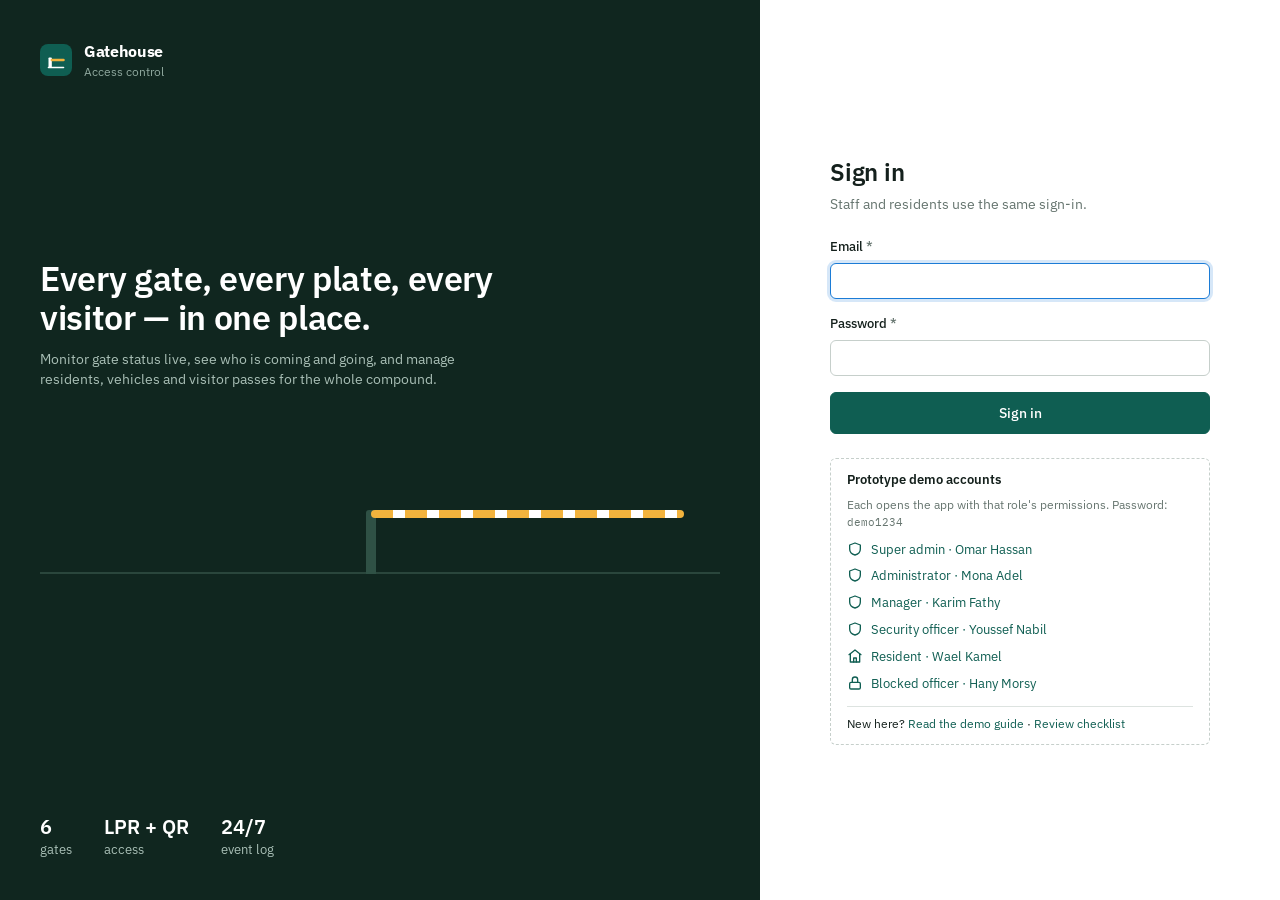
<file: index.html>
<!doctype html>
<html lang="en">
  <head>
    <meta charset="UTF-8" />
    <meta name="viewport" content="width=device-width, initial-scale=1" />
    <meta name="theme-color" content="#f3f5f4" />
    <title>Gatehouse</title>
    <link rel="icon" href="data:image/svg+xml,%3Csvg xmlns='http://www.w3.org/2000/svg' viewBox='0 0 24 24'%3E%3Crect width='24' height='24' rx='5' fill='%230f5e52'/%3E%3Crect x='4' y='9' width='3.5' height='11' rx='1' fill='white'/%3E%3Cpath d='M7.5 12h12' stroke='%23f2b33d' stroke-width='2.6' stroke-linecap='round'/%3E%3C/svg%3E" />
    <link rel="preconnect" href="https://fonts.googleapis.com" />
    <link rel="preconnect" href="https://fonts.gstatic.com" crossorigin />
    <link href="https://fonts.googleapis.com/css2?family=IBM+Plex+Mono:wght@500;600&family=IBM+Plex+Sans+Arabic:wght@400;500;600&family=IBM+Plex+Sans:wght@400;500;600;700&display=swap" rel="stylesheet" />
    <link rel="stylesheet" href="css/tokens.css" />
    <link rel="stylesheet" href="css/app.css" />
  </head>
  <body>
    <a class="skip" href="#/" onclick="var p=document.getElementById('page');if(p){p.focus();}return false;">Skip to content</a>
    <div id="app"></div>
    <noscript>Gatehouse needs JavaScript enabled.</noscript>

    <!-- Plain scripts (no modules) so the prototype also opens straight from disk. -->
    <script src="js/seed.js"></script>
    <script src="js/auth.js"></script>
    <script src="js/api.js"></script>
    <script src="js/ui.js"></script>
    <script src="js/pages/common.js"></script>
    <script src="js/pages/login.js"></script>
    <script src="js/pages/dashboard.js"></script>
    <script src="js/pages/gates.js"></script>
    <script src="js/pages/activity.js"></script>
    <script src="js/pages/residents.js"></script>
    <script src="js/pages/visitors.js"></script>
    <script src="js/pages/vehicles.js"></script>
    <script src="js/pages/admin.js"></script>
    <script src="js/app.js"></script>
  </body>
</html>
</file>
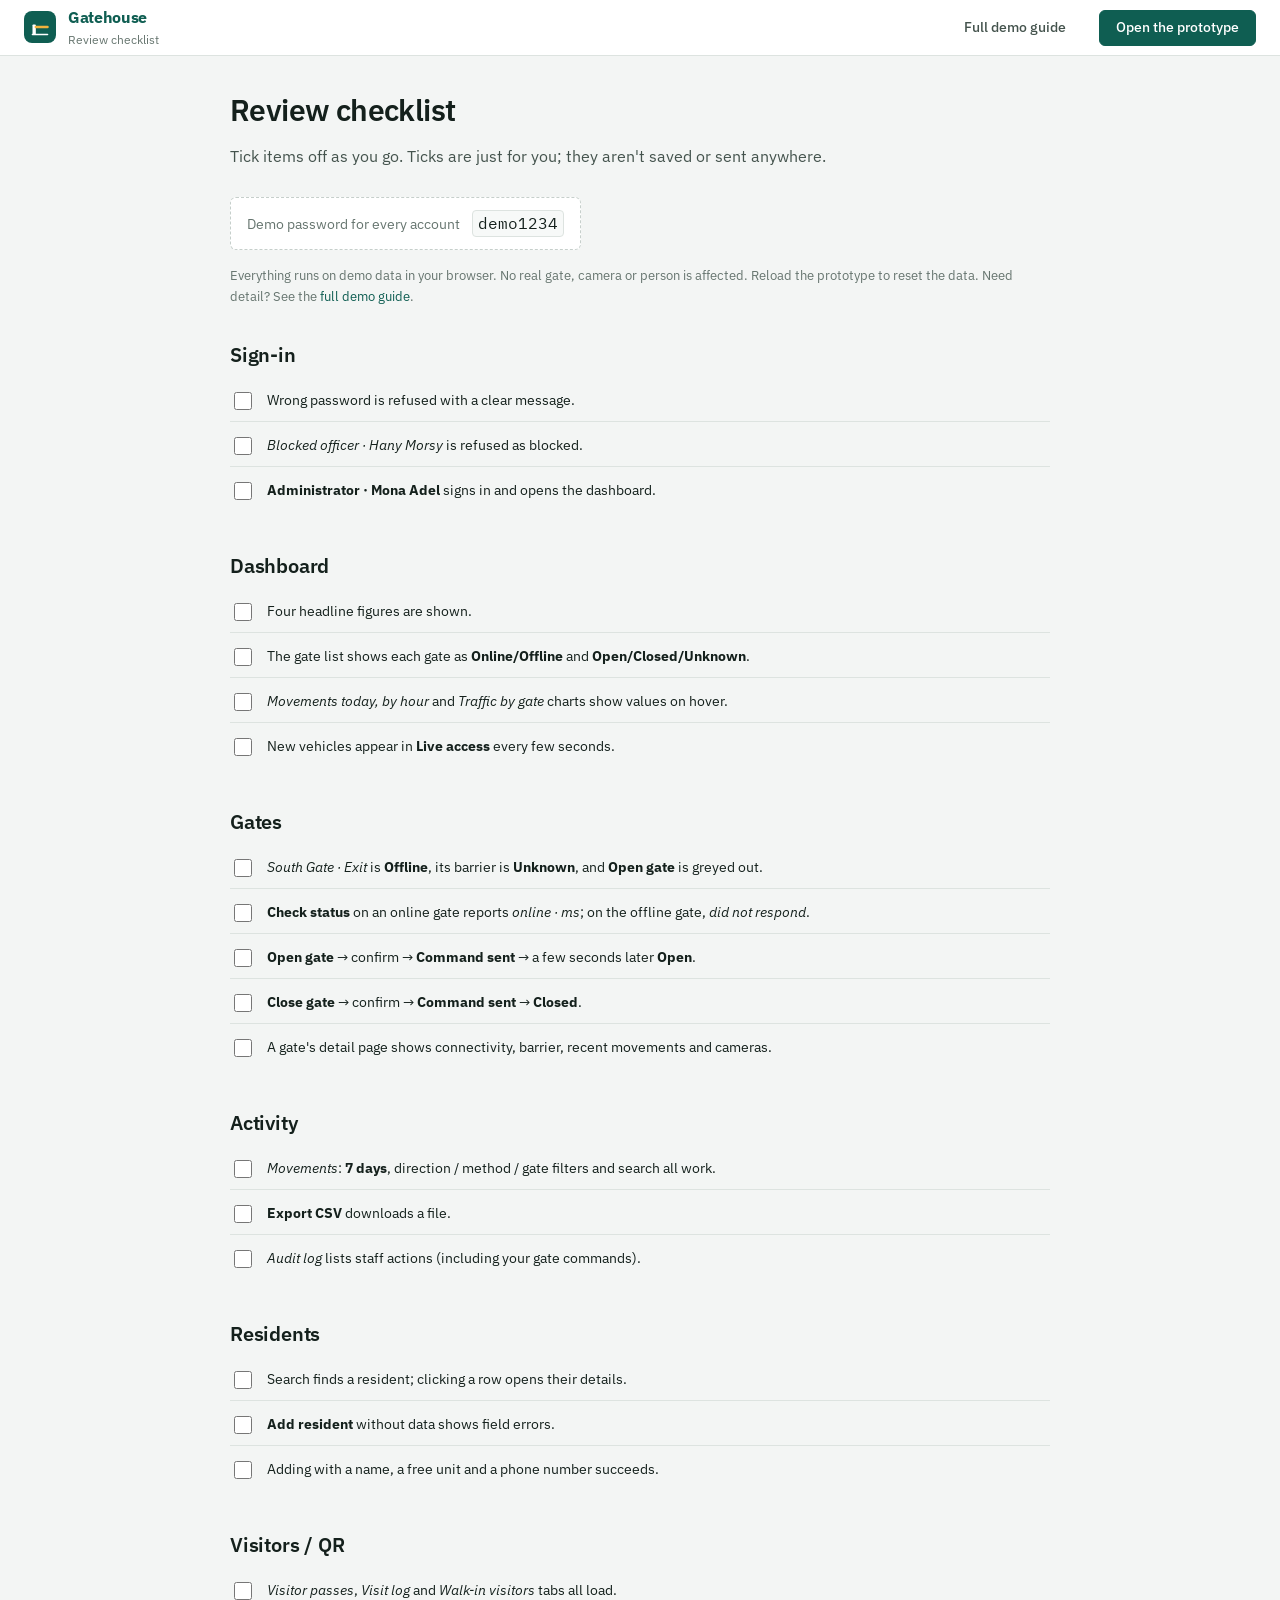
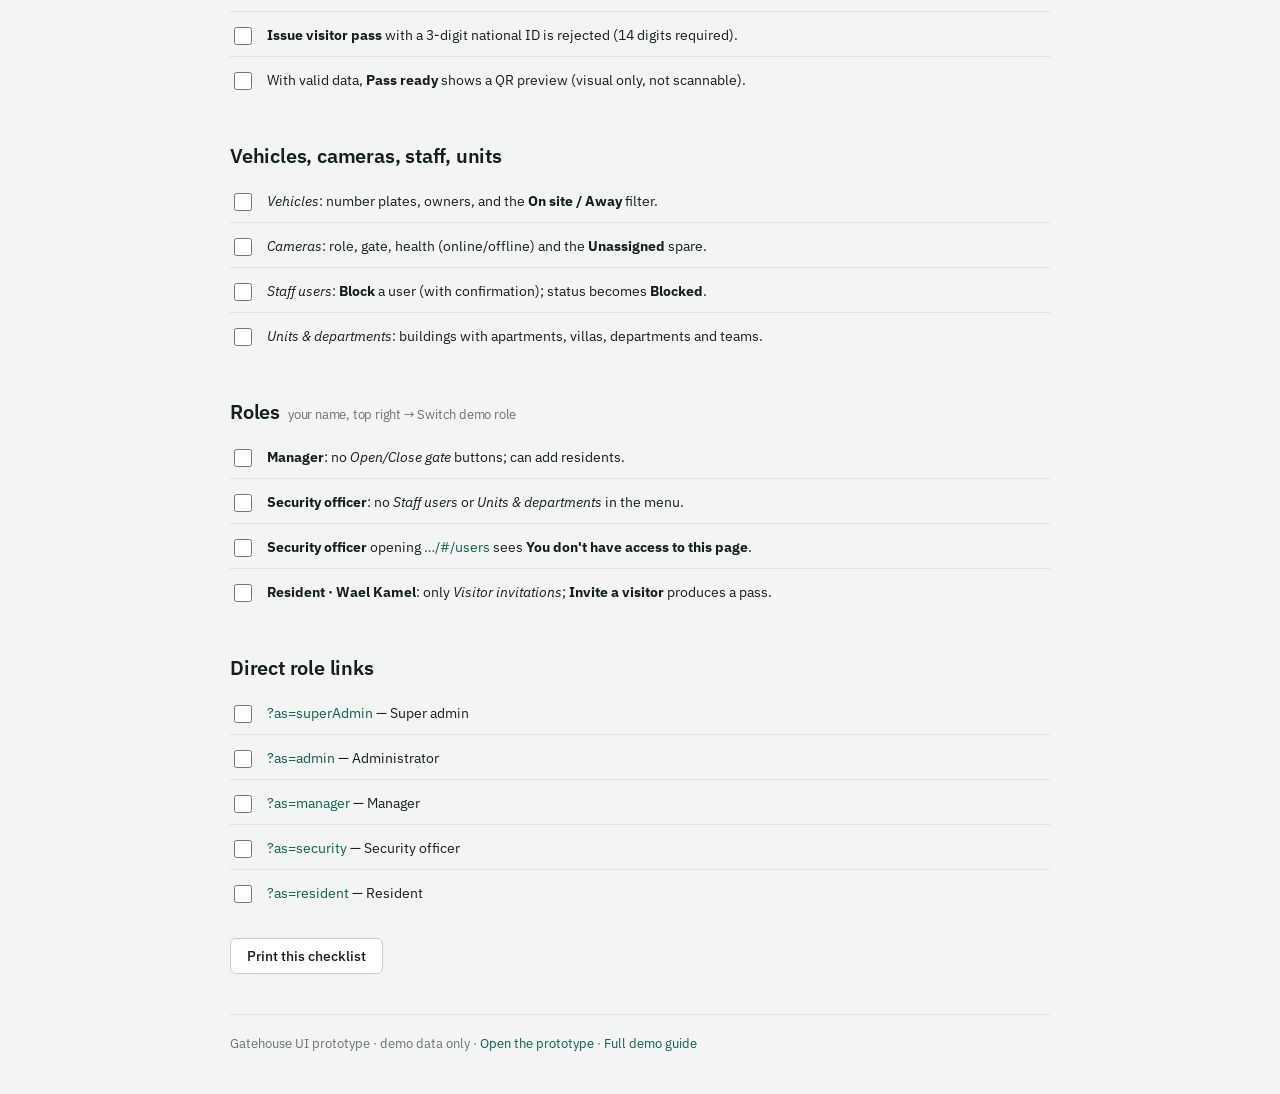
<file: docs/demo-checklist.html>
<!doctype html>
<html lang="en">
<head>
  <meta charset="UTF-8" />
  <meta name="viewport" content="width=device-width, initial-scale=1" />
  <title>Review checklist · Gatehouse prototype</title>
  <meta name="description" content="One-page checklist for reviewing the Gatehouse UI prototype." />
  <link rel="icon" href="data:image/svg+xml,%3Csvg xmlns='http://www.w3.org/2000/svg' viewBox='0 0 24 24'%3E%3Crect width='24' height='24' rx='5' fill='%230f5e52'/%3E%3Crect x='4' y='9' width='3.5' height='11' rx='1' fill='white'/%3E%3Cpath d='M7.5 12h12' stroke='%23f2b33d' stroke-width='2.6' stroke-linecap='round'/%3E%3C/svg%3E" />
  <link rel="preconnect" href="https://fonts.googleapis.com" />
  <link rel="preconnect" href="https://fonts.gstatic.com" crossorigin />
  <link href="https://fonts.googleapis.com/css2?family=IBM+Plex+Mono:wght@500;600&family=IBM+Plex+Sans+Arabic:wght@400;500;600&family=IBM+Plex+Sans:wght@400;500;600;700&display=swap" rel="stylesheet" />
  <link rel="stylesheet" href="../css/tokens.css" />
  <link rel="stylesheet" href="../css/app.css" />
  <link rel="stylesheet" href="docs.css" />
</head>
<body>
  <header class="doc-top">
    <a class="brand" href="../" aria-label="Open the Gatehouse prototype">
      <span class="brand-mark"><svg viewBox="0 0 24 24" width="20" height="20" aria-hidden="true"><rect x="3" y="9" width="4" height="12" rx="1" fill="#fff"/><path d="M7 12h14" stroke="#f2b33d" stroke-width="3" stroke-linecap="round"/><path d="M3 21h18" stroke="#fff" stroke-width="2" stroke-linecap="round"/></svg></span>
      <span><span class="brand-name">Gatehouse</span><br><span class="brand-sub">Review checklist</span></span>
    </a>
    <span class="spacer"></span>
    <a class="btn ghost hide-sm" href="user-guide.html">Full demo guide</a>
    <a class="btn primary" href="../">Open the prototype</a>
  </header>

  <div class="doc-wrap" style="grid-template-columns: minmax(0, 1fr)">
    <main class="doc" style="margin: 0 auto">
      <h1>Review checklist</h1>
      <p class="lede">Tick items off as you go. Ticks are just for you; they aren't saved or sent anywhere.</p>
      <div class="pw"><span class="muted">Demo password for every account</span><code>demo1234</code></div>
      <p class="small muted">Everything runs on demo data in your browser. No real gate, camera or person is affected. Reload the prototype to reset the data. Need detail? See the <a href="user-guide.html">full demo guide</a>.</p>

      <section><h2>Sign-in</h2><ul class="checklist">
        <li><input type="checkbox" id="c1"><label for="c1">Wrong password is refused with a clear message.</label></li>
        <li><input type="checkbox" id="c2"><label for="c2"><i>Blocked officer · Hany Morsy</i> is refused as blocked.</label></li>
        <li><input type="checkbox" id="c3"><label for="c3"><b>Administrator · Mona Adel</b> signs in and opens the dashboard.</label></li>
      </ul></section>

      <section><h2>Dashboard</h2><ul class="checklist">
        <li><input type="checkbox" id="c4"><label for="c4">Four headline figures are shown.</label></li>
        <li><input type="checkbox" id="c5"><label for="c5">The gate list shows each gate as <b>Online/Offline</b> and <b>Open/Closed/Unknown</b>.</label></li>
        <li><input type="checkbox" id="c6"><label for="c6"><i>Movements today, by hour</i> and <i>Traffic by gate</i> charts show values on hover.</label></li>
        <li><input type="checkbox" id="c7"><label for="c7">New vehicles appear in <b>Live access</b> every few seconds.</label></li>
      </ul></section>

      <section><h2>Gates</h2><ul class="checklist">
        <li><input type="checkbox" id="c8"><label for="c8"><i>South Gate · Exit</i> is <b>Offline</b>, its barrier is <b>Unknown</b>, and <b>Open gate</b> is greyed out.</label></li>
        <li><input type="checkbox" id="c9"><label for="c9"><b>Check status</b> on an online gate reports <i>online · ms</i>; on the offline gate, <i>did not respond</i>.</label></li>
        <li><input type="checkbox" id="c10"><label for="c10"><b>Open gate</b> → confirm → <b>Command sent</b> → a few seconds later <b>Open</b>.</label></li>
        <li><input type="checkbox" id="c11"><label for="c11"><b>Close gate</b> → confirm → <b>Command sent</b> → <b>Closed</b>.</label></li>
        <li><input type="checkbox" id="c12"><label for="c12">A gate's detail page shows connectivity, barrier, recent movements and cameras.</label></li>
      </ul></section>

      <section><h2>Activity</h2><ul class="checklist">
        <li><input type="checkbox" id="c13"><label for="c13"><i>Movements</i>: <b>7 days</b>, direction / method / gate filters and search all work.</label></li>
        <li><input type="checkbox" id="c14"><label for="c14"><b>Export CSV</b> downloads a file.</label></li>
        <li><input type="checkbox" id="c15"><label for="c15"><i>Audit log</i> lists staff actions (including your gate commands).</label></li>
      </ul></section>

      <section><h2>Residents</h2><ul class="checklist">
        <li><input type="checkbox" id="c16"><label for="c16">Search finds a resident; clicking a row opens their details.</label></li>
        <li><input type="checkbox" id="c17"><label for="c17"><b>Add resident</b> without data shows field errors.</label></li>
        <li><input type="checkbox" id="c18"><label for="c18">Adding with a name, a free unit and a phone number succeeds.</label></li>
      </ul></section>

      <section><h2>Visitors / QR</h2><ul class="checklist">
        <li><input type="checkbox" id="c19"><label for="c19"><i>Visitor passes</i>, <i>Visit log</i> and <i>Walk-in visitors</i> tabs all load.</label></li>
        <li><input type="checkbox" id="c20"><label for="c20"><b>Issue visitor pass</b> with a 3-digit national ID is rejected (14 digits required).</label></li>
        <li><input type="checkbox" id="c21"><label for="c21">With valid data, <b>Pass ready</b> shows a QR preview (visual only, not scannable).</label></li>
      </ul></section>

      <section><h2>Vehicles, cameras, staff, units</h2><ul class="checklist">
        <li><input type="checkbox" id="c22"><label for="c22"><i>Vehicles</i>: number plates, owners, and the <b>On site / Away</b> filter.</label></li>
        <li><input type="checkbox" id="c23"><label for="c23"><i>Cameras</i>: role, gate, health (online/offline) and the <b>Unassigned</b> spare.</label></li>
        <li><input type="checkbox" id="c24"><label for="c24"><i>Staff users</i>: <b>Block</b> a user (with confirmation); status becomes <b>Blocked</b>.</label></li>
        <li><input type="checkbox" id="c25"><label for="c25"><i>Units &amp; departments</i>: buildings with apartments, villas, departments and teams.</label></li>
      </ul></section>

      <section><h2>Roles <span class="muted small" style="font-weight:400">your name, top right → Switch demo role</span></h2><ul class="checklist">
        <li><input type="checkbox" id="c26"><label for="c26"><b>Manager</b>: no <i>Open/Close gate</i> buttons; can add residents.</label></li>
        <li><input type="checkbox" id="c27"><label for="c27"><b>Security officer</b>: no <i>Staff users</i> or <i>Units &amp; departments</i> in the menu.</label></li>
        <li><input type="checkbox" id="c28"><label for="c28"><b>Security officer</b> opening <a href="../#/users">…/#/users</a> sees <b>You don't have access to this page</b>.</label></li>
        <li><input type="checkbox" id="c29"><label for="c29"><b>Resident · Wael Kamel</b>: only <i>Visitor invitations</i>; <b>Invite a visitor</b> produces a pass.</label></li>
      </ul></section>

      <section><h2>Direct role links</h2><ul class="checklist">
        <li><input type="checkbox" id="c30"><label for="c30"><a href="../?as=superAdmin">?as=superAdmin</a> — Super admin</label></li>
        <li><input type="checkbox" id="c31"><label for="c31"><a href="../?as=admin">?as=admin</a> — Administrator</label></li>
        <li><input type="checkbox" id="c32"><label for="c32"><a href="../?as=manager">?as=manager</a> — Manager</label></li>
        <li><input type="checkbox" id="c33"><label for="c33"><a href="../?as=security">?as=security</a> — Security officer</label></li>
        <li><input type="checkbox" id="c34"><label for="c34"><a href="../?as=resident">?as=resident</a> — Resident</label></li>
      </ul></section>

      <p class="no-print" style="margin-top:var(--s-6)"><button class="btn" type="button" onclick="window.print()">Print this checklist</button></p>
      <footer class="doc-foot">
        Gatehouse UI prototype · demo data only ·
        <a href="../">Open the prototype</a> · <a href="user-guide.html">Full demo guide</a>
      </footer>
    </main>
  </div>
</body>
</html>
</file>
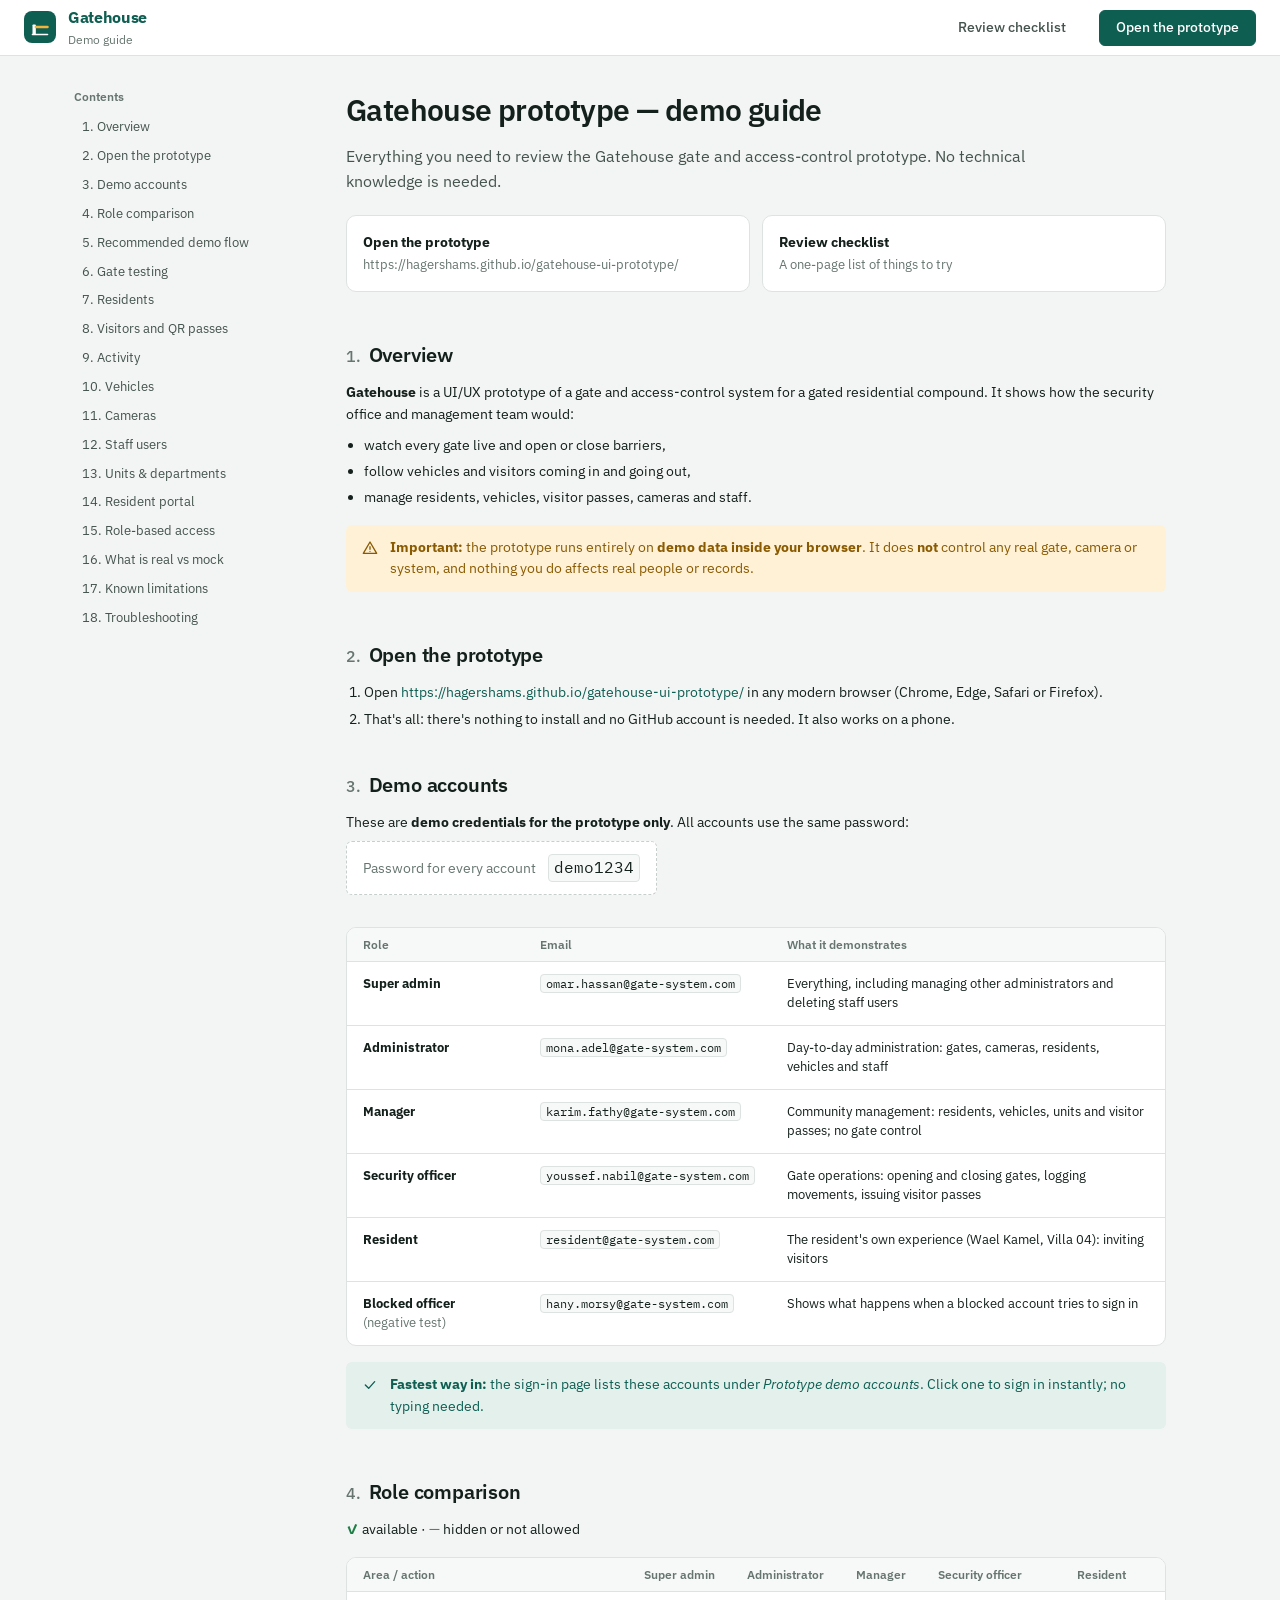
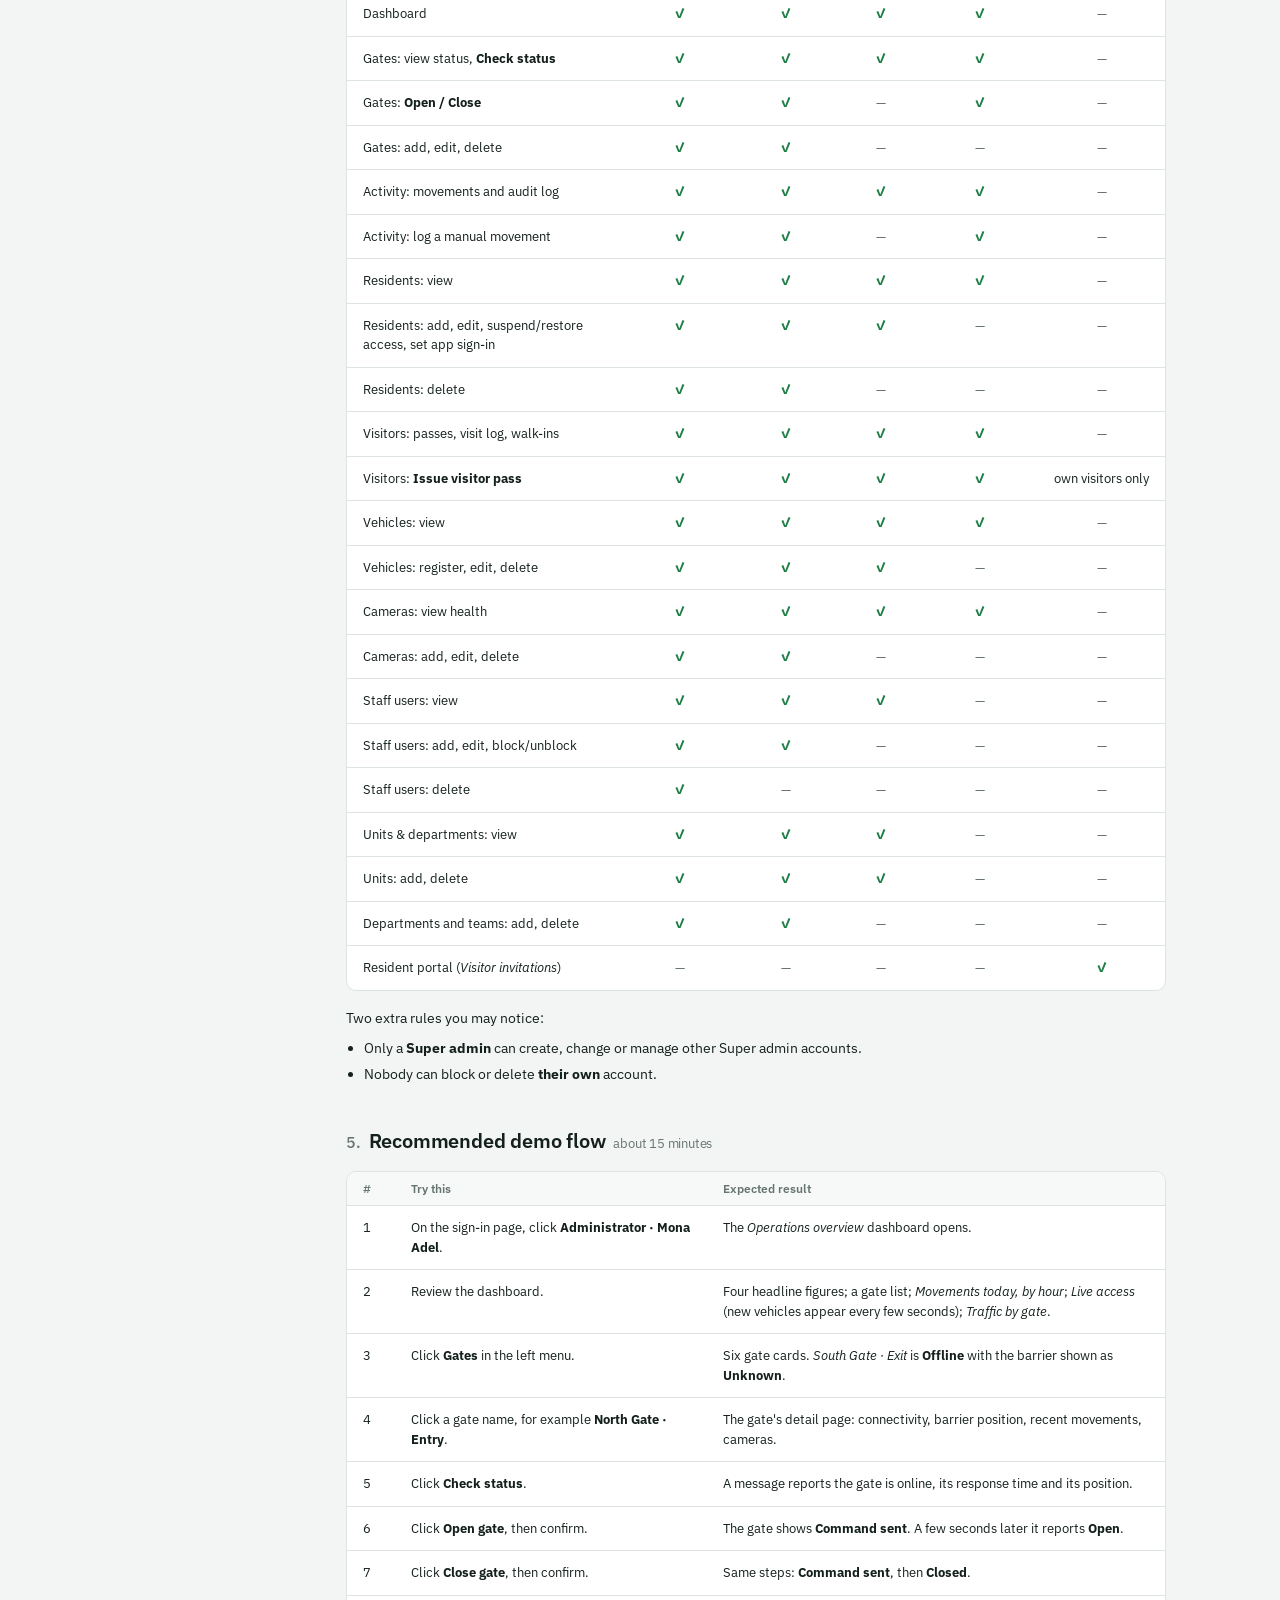
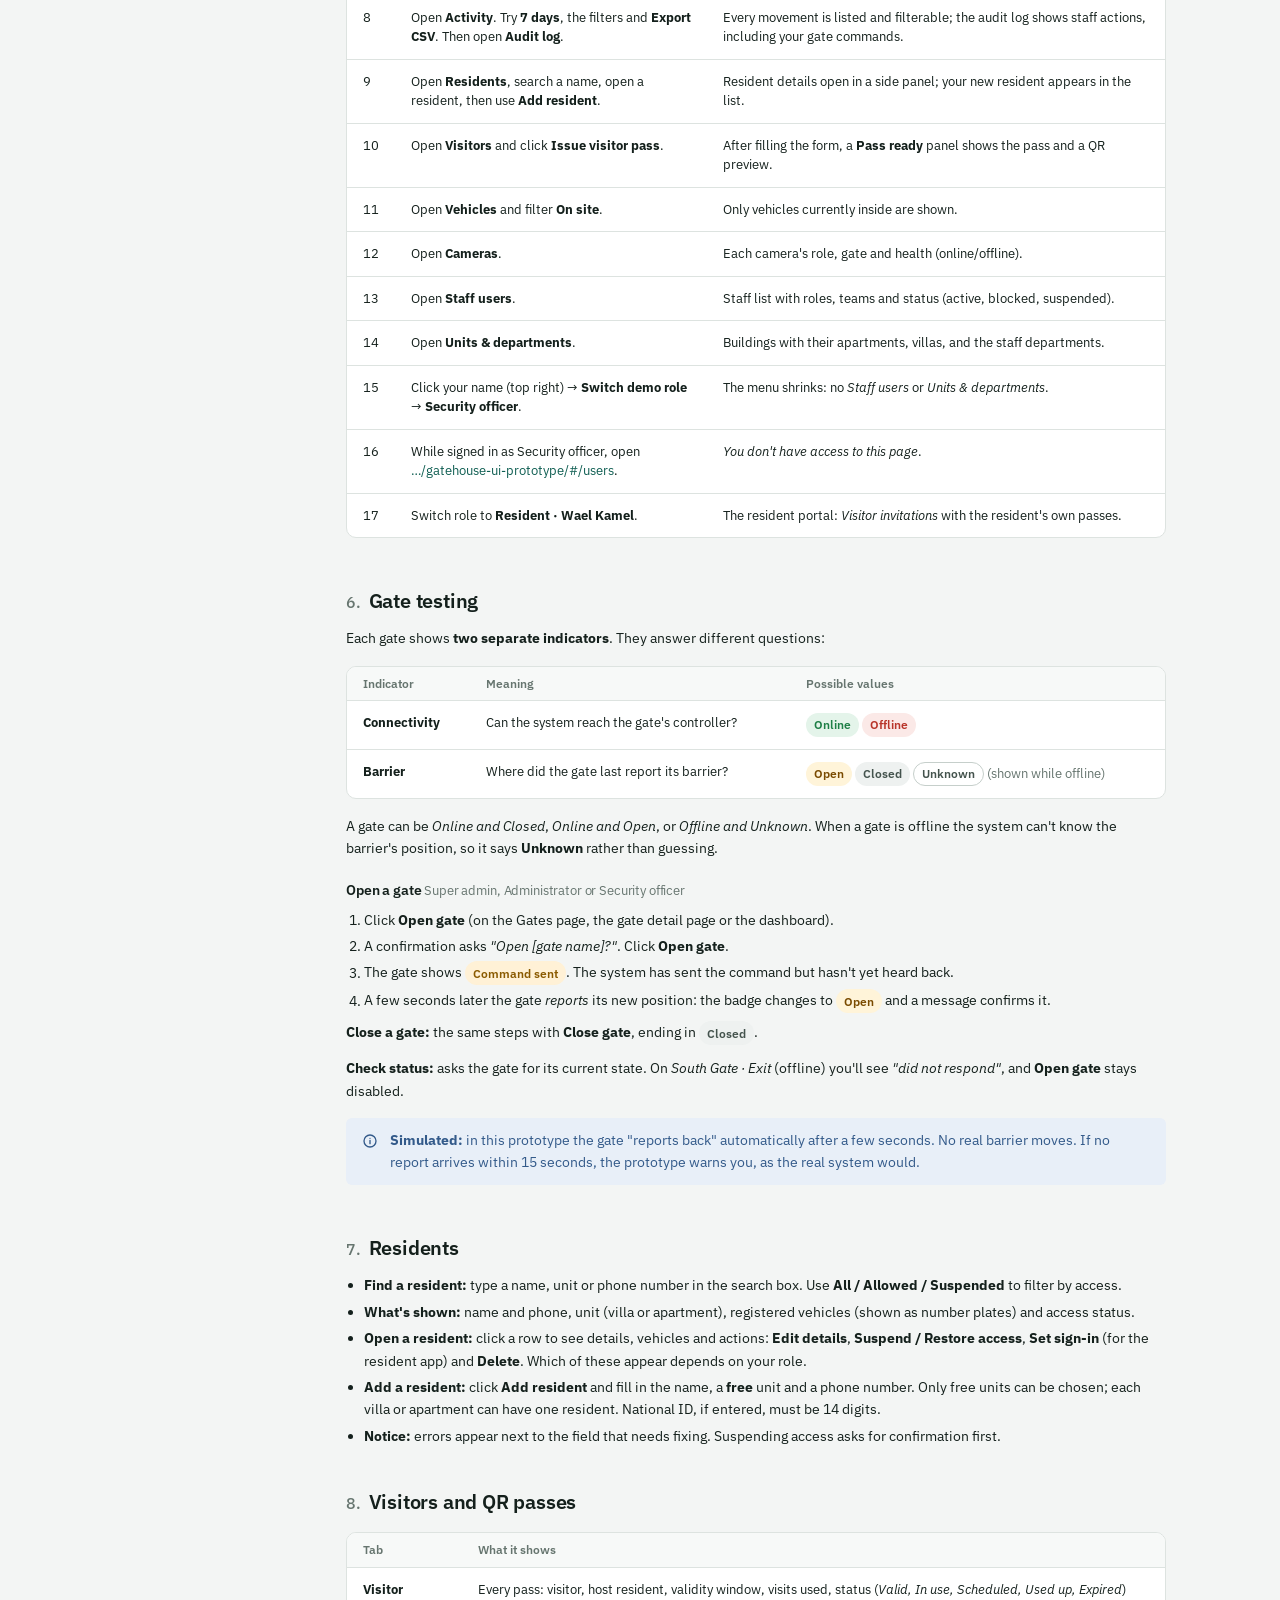
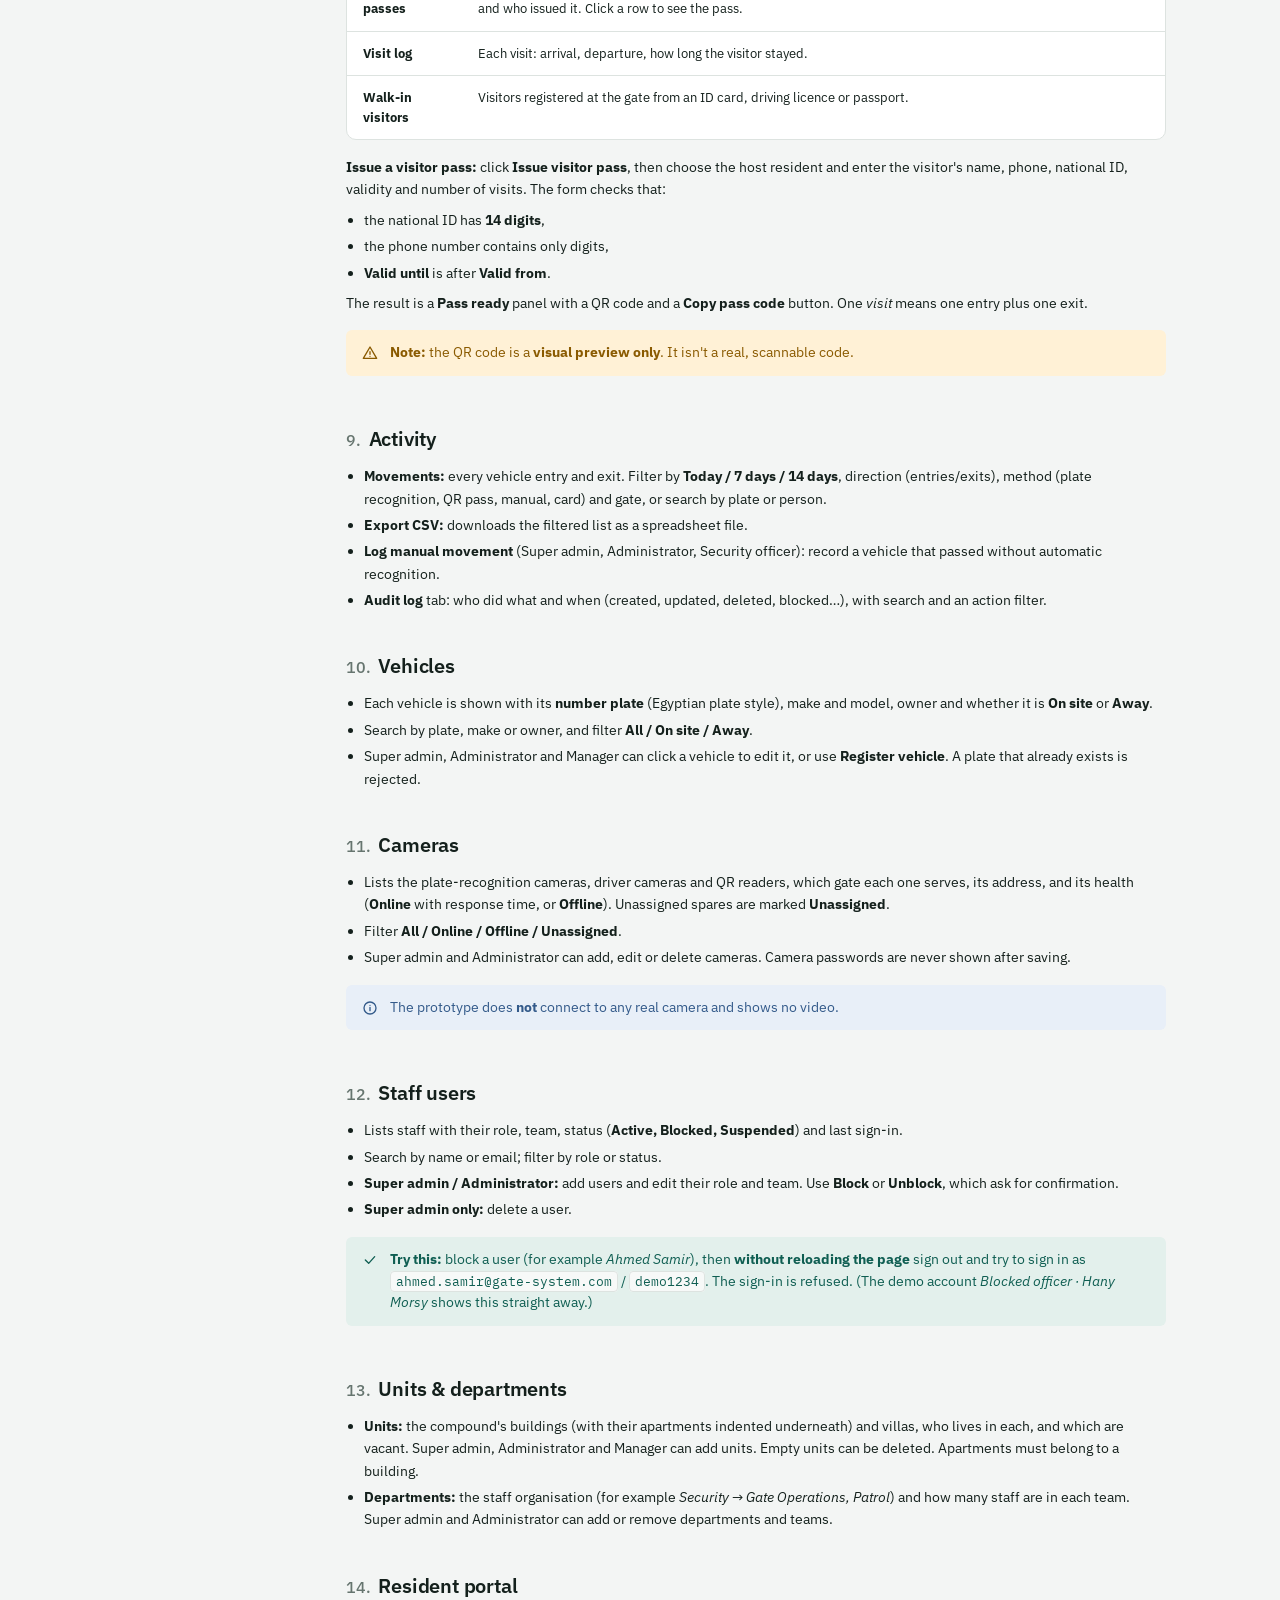
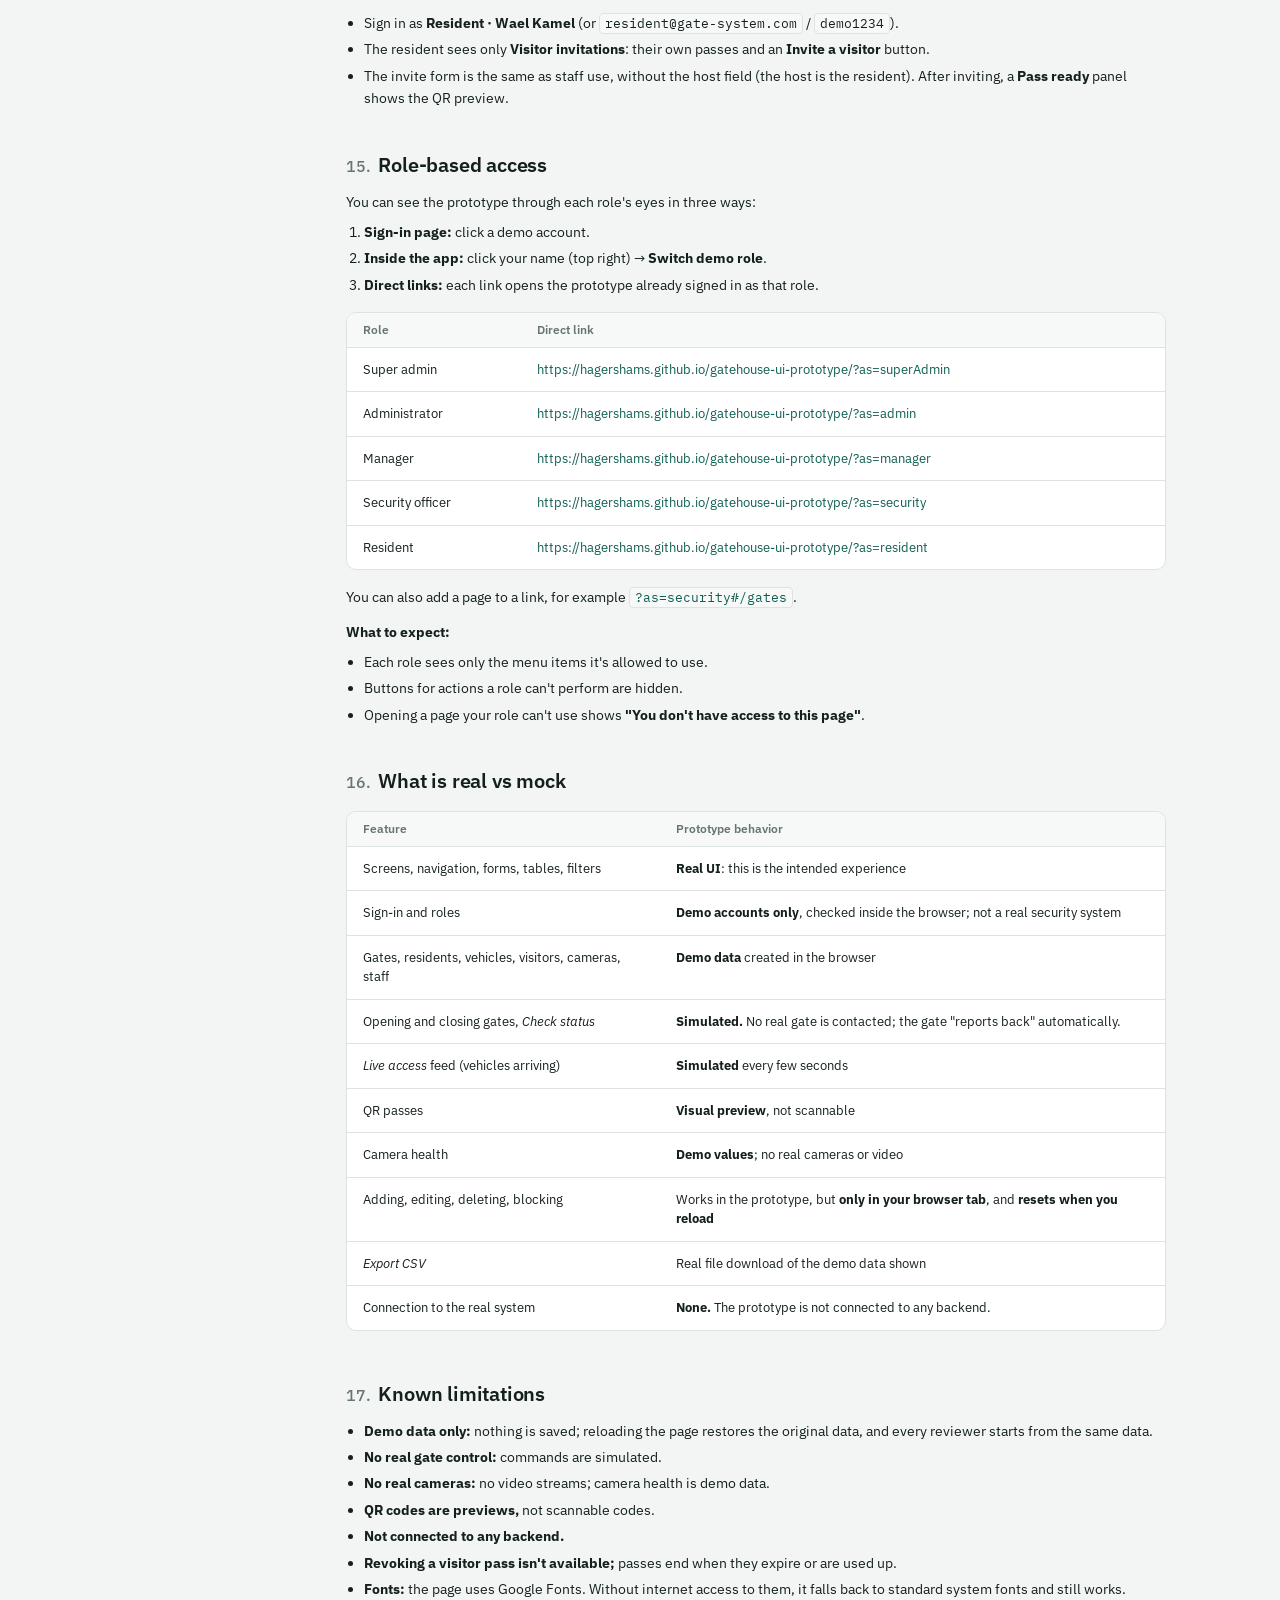
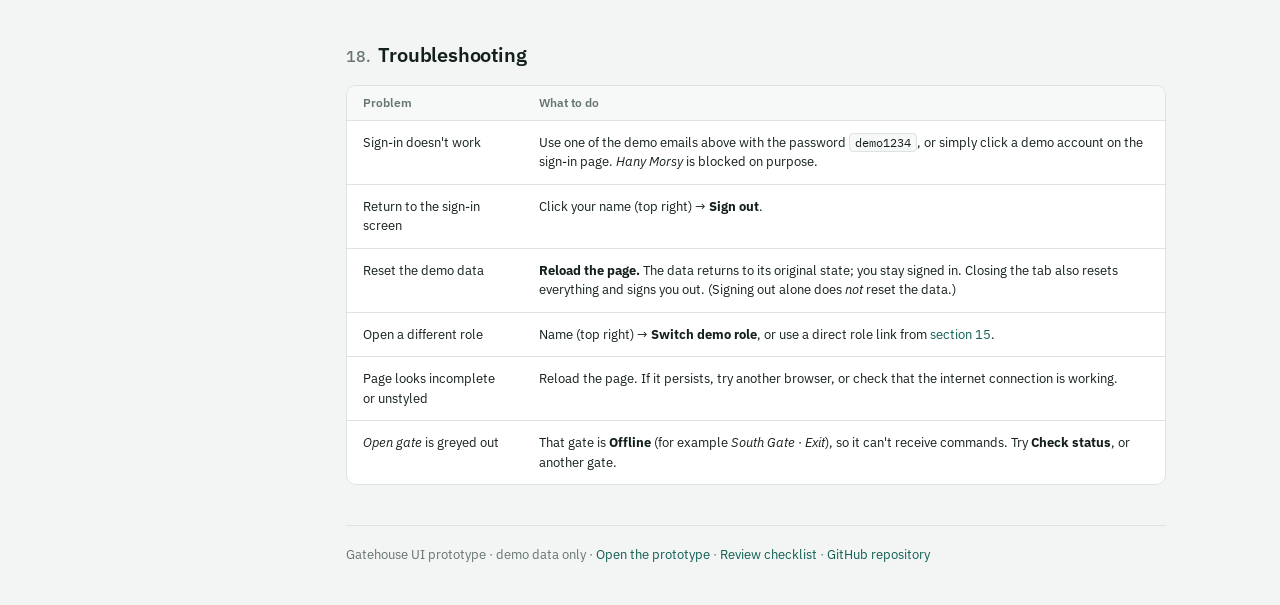
<file: docs/user-guide.html>
<!doctype html>
<html lang="en">
<head>
  <meta charset="UTF-8" />
  <meta name="viewport" content="width=device-width, initial-scale=1" />
  <title>Demo guide · Gatehouse prototype</title>
  <meta name="description" content="How to review and test the Gatehouse gate and access-control UI prototype." />
  <link rel="icon" href="data:image/svg+xml,%3Csvg xmlns='http://www.w3.org/2000/svg' viewBox='0 0 24 24'%3E%3Crect width='24' height='24' rx='5' fill='%230f5e52'/%3E%3Crect x='4' y='9' width='3.5' height='11' rx='1' fill='white'/%3E%3Cpath d='M7.5 12h12' stroke='%23f2b33d' stroke-width='2.6' stroke-linecap='round'/%3E%3C/svg%3E" />
  <link rel="preconnect" href="https://fonts.googleapis.com" />
  <link rel="preconnect" href="https://fonts.gstatic.com" crossorigin />
  <link href="https://fonts.googleapis.com/css2?family=IBM+Plex+Mono:wght@500;600&family=IBM+Plex+Sans+Arabic:wght@400;500;600&family=IBM+Plex+Sans:wght@400;500;600;700&display=swap" rel="stylesheet" />
  <link rel="stylesheet" href="../css/tokens.css" />
  <link rel="stylesheet" href="../css/app.css" />
  <link rel="stylesheet" href="docs.css" />
</head>
<body>
  <a class="skip" href="#overview">Skip to content</a>
  <header class="doc-top">
    <a class="brand" href="../" aria-label="Open the Gatehouse prototype">
      <span class="brand-mark"><svg viewBox="0 0 24 24" width="20" height="20" aria-hidden="true"><rect x="3" y="9" width="4" height="12" rx="1" fill="#fff"/><path d="M7 12h14" stroke="#f2b33d" stroke-width="3" stroke-linecap="round"/><path d="M3 21h18" stroke="#fff" stroke-width="2" stroke-linecap="round"/></svg></span>
      <span><span class="brand-name">Gatehouse</span><br><span class="brand-sub">Demo guide</span></span>
    </a>
    <span class="spacer"></span>
    <a class="btn ghost hide-sm" href="demo-checklist.html">Review checklist</a>
    <a class="btn primary" href="../">Open the prototype</a>
  </header>

  <div class="doc-wrap">
    <nav class="toc" aria-label="Contents">
      <div class="toc-title">Contents</div>
      <ol>
        <li><a href="#overview">1. Overview</a></li>
        <li><a href="#open">2. Open the prototype</a></li>
        <li><a href="#accounts">3. Demo accounts</a></li>
        <li><a href="#roles">4. Role comparison</a></li>
        <li><a href="#flow">5. Recommended demo flow</a></li>
        <li><a href="#gates">6. Gate testing</a></li>
        <li><a href="#residents">7. Residents</a></li>
        <li><a href="#visitors">8. Visitors and QR passes</a></li>
        <li><a href="#activity">9. Activity</a></li>
        <li><a href="#vehicles">10. Vehicles</a></li>
        <li><a href="#cameras">11. Cameras</a></li>
        <li><a href="#staff">12. Staff users</a></li>
        <li><a href="#units">13. Units &amp; departments</a></li>
        <li><a href="#portal">14. Resident portal</a></li>
        <li><a href="#access">15. Role-based access</a></li>
        <li><a href="#real-vs-mock">16. What is real vs mock</a></li>
        <li><a href="#limitations">17. Known limitations</a></li>
        <li><a href="#troubleshooting">18. Troubleshooting</a></li>
      </ol>
    </nav>

    <main class="doc">
      <h1>Gatehouse prototype — demo guide</h1>
      <p class="lede">Everything you need to review the Gatehouse gate and access-control prototype. No technical knowledge is needed.</p>
      <div class="links">
        <a class="link-card" href="../"><b>Open the prototype</b><span>https://hagershams.github.io/gatehouse-ui-prototype/</span></a>
        <a class="link-card" href="demo-checklist.html"><b>Review checklist</b><span>A one-page list of things to try</span></a>
      </div>

      <section id="overview">
        <h2><span class="num">1.</span>Overview</h2>
        <p><b>Gatehouse</b> is a UI/UX prototype of a gate and access-control system for a gated residential compound. It shows how the security office and management team would:</p>
        <ul>
          <li>watch every gate live and open or close barriers,</li>
          <li>follow vehicles and visitors coming in and going out,</li>
          <li>manage residents, vehicles, visitor passes, cameras and staff.</li>
        </ul>
        <div class="callout warn"><svg class="icon" viewBox="0 0 24 24" aria-hidden="true"><path d="M12 3 2 20h20z"/><path d="M12 10v4M12 17v.01"/></svg>
          <p><b>Important:</b> the prototype runs entirely on <b>demo data inside your browser</b>. It does <b>not</b> control any real gate, camera or system, and nothing you do affects real people or records.</p></div>
      </section>

      <section id="open">
        <h2><span class="num">2.</span>Open the prototype</h2>
        <ol class="steps">
          <li>Open <a href="../">https://hagershams.github.io/gatehouse-ui-prototype/</a> in any modern browser (Chrome, Edge, Safari or Firefox).</li>
          <li>That's all: there's nothing to install and no GitHub account is needed. It also works on a phone.</li>
        </ol>
      </section>

      <section id="accounts">
        <h2><span class="num">3.</span>Demo accounts</h2>
        <p>These are <b>demo credentials for the prototype only</b>. All accounts use the same password:</p>
        <div class="pw"><span class="muted">Password for every account</span><code>demo1234</code></div>
        <div class="panel"><div class="table-wrap"><table class="data">
          <thead><tr><th>Role</th><th>Email</th><th>What it demonstrates</th></tr></thead>
          <tbody>
            <tr><td><b>Super admin</b></td><td><code>omar.hassan@gate-system.com</code></td><td>Everything, including managing other administrators and deleting staff users</td></tr>
            <tr><td><b>Administrator</b></td><td><code>mona.adel@gate-system.com</code></td><td>Day-to-day administration: gates, cameras, residents, vehicles and staff</td></tr>
            <tr><td><b>Manager</b></td><td><code>karim.fathy@gate-system.com</code></td><td>Community management: residents, vehicles, units and visitor passes; no gate control</td></tr>
            <tr><td><b>Security officer</b></td><td><code>youssef.nabil@gate-system.com</code></td><td>Gate operations: opening and closing gates, logging movements, issuing visitor passes</td></tr>
            <tr><td><b>Resident</b></td><td><code>resident@gate-system.com</code></td><td>The resident's own experience (Wael Kamel, Villa 04): inviting visitors</td></tr>
            <tr><td><b>Blocked officer</b> <span class="muted small">(negative test)</span></td><td><code>hany.morsy@gate-system.com</code></td><td>Shows what happens when a blocked account tries to sign in</td></tr>
          </tbody></table></div></div>
        <div class="callout try"><svg class="icon" viewBox="0 0 24 24" aria-hidden="true"><path d="m5 12 5 5 9-10"/></svg>
          <p><b>Fastest way in:</b> the sign-in page lists these accounts under <i>Prototype demo accounts</i>. Click one to sign in instantly; no typing needed.</p></div>
      </section>

      <section id="roles">
        <h2><span class="num">4.</span>Role comparison</h2>
        <p><span class="yes">✓</span> available · <span class="no">—</span> hidden or not allowed</p>
        <div class="panel"><div class="table-wrap"><table class="data matrix">
          <thead><tr><th>Area / action</th><th>Super admin</th><th>Administrator</th><th>Manager</th><th>Security officer</th><th>Resident</th></tr></thead>
          <tbody>
            <tr><td>Dashboard</td><td class="yes">✓</td><td class="yes">✓</td><td class="yes">✓</td><td class="yes">✓</td><td class="no">—</td></tr>
            <tr><td>Gates: view status, <b>Check status</b></td><td class="yes">✓</td><td class="yes">✓</td><td class="yes">✓</td><td class="yes">✓</td><td class="no">—</td></tr>
            <tr><td>Gates: <b>Open / Close</b></td><td class="yes">✓</td><td class="yes">✓</td><td class="no">—</td><td class="yes">✓</td><td class="no">—</td></tr>
            <tr><td>Gates: add, edit, delete</td><td class="yes">✓</td><td class="yes">✓</td><td class="no">—</td><td class="no">—</td><td class="no">—</td></tr>
            <tr><td>Activity: movements and audit log</td><td class="yes">✓</td><td class="yes">✓</td><td class="yes">✓</td><td class="yes">✓</td><td class="no">—</td></tr>
            <tr><td>Activity: log a manual movement</td><td class="yes">✓</td><td class="yes">✓</td><td class="no">—</td><td class="yes">✓</td><td class="no">—</td></tr>
            <tr><td>Residents: view</td><td class="yes">✓</td><td class="yes">✓</td><td class="yes">✓</td><td class="yes">✓</td><td class="no">—</td></tr>
            <tr><td>Residents: add, edit, suspend/restore access, set app sign-in</td><td class="yes">✓</td><td class="yes">✓</td><td class="yes">✓</td><td class="no">—</td><td class="no">—</td></tr>
            <tr><td>Residents: delete</td><td class="yes">✓</td><td class="yes">✓</td><td class="no">—</td><td class="no">—</td><td class="no">—</td></tr>
            <tr><td>Visitors: passes, visit log, walk-ins</td><td class="yes">✓</td><td class="yes">✓</td><td class="yes">✓</td><td class="yes">✓</td><td class="no">—</td></tr>
            <tr><td>Visitors: <b>Issue visitor pass</b></td><td class="yes">✓</td><td class="yes">✓</td><td class="yes">✓</td><td class="yes">✓</td><td>own visitors only</td></tr>
            <tr><td>Vehicles: view</td><td class="yes">✓</td><td class="yes">✓</td><td class="yes">✓</td><td class="yes">✓</td><td class="no">—</td></tr>
            <tr><td>Vehicles: register, edit, delete</td><td class="yes">✓</td><td class="yes">✓</td><td class="yes">✓</td><td class="no">—</td><td class="no">—</td></tr>
            <tr><td>Cameras: view health</td><td class="yes">✓</td><td class="yes">✓</td><td class="yes">✓</td><td class="yes">✓</td><td class="no">—</td></tr>
            <tr><td>Cameras: add, edit, delete</td><td class="yes">✓</td><td class="yes">✓</td><td class="no">—</td><td class="no">—</td><td class="no">—</td></tr>
            <tr><td>Staff users: view</td><td class="yes">✓</td><td class="yes">✓</td><td class="yes">✓</td><td class="no">—</td><td class="no">—</td></tr>
            <tr><td>Staff users: add, edit, block/unblock</td><td class="yes">✓</td><td class="yes">✓</td><td class="no">—</td><td class="no">—</td><td class="no">—</td></tr>
            <tr><td>Staff users: delete</td><td class="yes">✓</td><td class="no">—</td><td class="no">—</td><td class="no">—</td><td class="no">—</td></tr>
            <tr><td>Units &amp; departments: view</td><td class="yes">✓</td><td class="yes">✓</td><td class="yes">✓</td><td class="no">—</td><td class="no">—</td></tr>
            <tr><td>Units: add, delete</td><td class="yes">✓</td><td class="yes">✓</td><td class="yes">✓</td><td class="no">—</td><td class="no">—</td></tr>
            <tr><td>Departments and teams: add, delete</td><td class="yes">✓</td><td class="yes">✓</td><td class="no">—</td><td class="no">—</td><td class="no">—</td></tr>
            <tr><td>Resident portal (<i>Visitor invitations</i>)</td><td class="no">—</td><td class="no">—</td><td class="no">—</td><td class="no">—</td><td class="yes">✓</td></tr>
          </tbody></table></div></div>
        <p>Two extra rules you may notice:</p>
        <ul>
          <li>Only a <b>Super admin</b> can create, change or manage other Super admin accounts.</li>
          <li>Nobody can block or delete <b>their own</b> account.</li>
        </ul>
      </section>

      <section id="flow">
        <h2><span class="num">5.</span>Recommended demo flow <span class="muted small" style="font-weight:400">about 15 minutes</span></h2>
        <div class="panel"><div class="table-wrap"><table class="data">
          <thead><tr><th>#</th><th>Try this</th><th>Expected result</th></tr></thead>
          <tbody>
            <tr><td>1</td><td>On the sign-in page, click <b>Administrator · Mona Adel</b>.</td><td>The <i>Operations overview</i> dashboard opens.</td></tr>
            <tr><td>2</td><td>Review the dashboard.</td><td>Four headline figures; a gate list; <i>Movements today, by hour</i>; <i>Live access</i> (new vehicles appear every few seconds); <i>Traffic by gate</i>.</td></tr>
            <tr><td>3</td><td>Click <b>Gates</b> in the left menu.</td><td>Six gate cards. <i>South Gate · Exit</i> is <b>Offline</b> with the barrier shown as <b>Unknown</b>.</td></tr>
            <tr><td>4</td><td>Click a gate name, for example <b>North Gate · Entry</b>.</td><td>The gate's detail page: connectivity, barrier position, recent movements, cameras.</td></tr>
            <tr><td>5</td><td>Click <b>Check status</b>.</td><td>A message reports the gate is online, its response time and its position.</td></tr>
            <tr><td>6</td><td>Click <b>Open gate</b>, then confirm.</td><td>The gate shows <b>Command sent</b>. A few seconds later it reports <b>Open</b>.</td></tr>
            <tr><td>7</td><td>Click <b>Close gate</b>, then confirm.</td><td>Same steps: <b>Command sent</b>, then <b>Closed</b>.</td></tr>
            <tr><td>8</td><td>Open <b>Activity</b>. Try <b>7 days</b>, the filters and <b>Export CSV</b>. Then open <b>Audit log</b>.</td><td>Every movement is listed and filterable; the audit log shows staff actions, including your gate commands.</td></tr>
            <tr><td>9</td><td>Open <b>Residents</b>, search a name, open a resident, then use <b>Add resident</b>.</td><td>Resident details open in a side panel; your new resident appears in the list.</td></tr>
            <tr><td>10</td><td>Open <b>Visitors</b> and click <b>Issue visitor pass</b>.</td><td>After filling the form, a <b>Pass ready</b> panel shows the pass and a QR preview.</td></tr>
            <tr><td>11</td><td>Open <b>Vehicles</b> and filter <b>On site</b>.</td><td>Only vehicles currently inside are shown.</td></tr>
            <tr><td>12</td><td>Open <b>Cameras</b>.</td><td>Each camera's role, gate and health (online/offline).</td></tr>
            <tr><td>13</td><td>Open <b>Staff users</b>.</td><td>Staff list with roles, teams and status (active, blocked, suspended).</td></tr>
            <tr><td>14</td><td>Open <b>Units &amp; departments</b>.</td><td>Buildings with their apartments, villas, and the staff departments.</td></tr>
            <tr><td>15</td><td>Click your name (top right) → <b>Switch demo role</b> → <b>Security officer</b>.</td><td>The menu shrinks: no <i>Staff users</i> or <i>Units &amp; departments</i>.</td></tr>
            <tr><td>16</td><td>While signed in as Security officer, open <a href="../#/users">…/gatehouse-ui-prototype/#/users</a>.</td><td><i>You don't have access to this page</i>.</td></tr>
            <tr><td>17</td><td>Switch role to <b>Resident · Wael Kamel</b>.</td><td>The resident portal: <i>Visitor invitations</i> with the resident's own passes.</td></tr>
          </tbody></table></div></div>
      </section>

      <section id="gates">
        <h2><span class="num">6.</span>Gate testing</h2>
        <p>Each gate shows <b>two separate indicators</b>. They answer different questions:</p>
        <div class="panel"><div class="table-wrap"><table class="data">
          <thead><tr><th>Indicator</th><th>Meaning</th><th>Possible values</th></tr></thead>
          <tbody>
            <tr><td><b>Connectivity</b></td><td>Can the system reach the gate's controller?</td><td><span class="badge ok">Online</span> <span class="badge bad">Offline</span></td></tr>
            <tr><td><b>Barrier</b></td><td>Where did the gate last report its barrier?</td><td><span class="badge open">Open</span> <span class="badge">Closed</span> <span class="badge outline">Unknown</span> <span class="muted small">(shown while offline)</span></td></tr>
          </tbody></table></div></div>
        <p>A gate can be <i>Online and Closed</i>, <i>Online and Open</i>, or <i>Offline and Unknown</i>. When a gate is offline the system can't know the barrier's position, so it says <b>Unknown</b> rather than guessing.</p>
        <h3>Open a gate <span class="muted small" style="font-weight:400">Super admin, Administrator or Security officer</span></h3>
        <ol class="steps">
          <li>Click <b>Open gate</b> (on the Gates page, the gate detail page or the dashboard).</li>
          <li>A confirmation asks <i>"Open [gate name]?"</i>. Click <b>Open gate</b>.</li>
          <li>The gate shows <span class="badge warn">Command sent</span>. The system has sent the command but hasn't yet heard back.</li>
          <li>A few seconds later the gate <i>reports</i> its new position: the badge changes to <span class="badge open">Open</span> and a message confirms it.</li>
        </ol>
        <p><b>Close a gate:</b> the same steps with <b>Close gate</b>, ending in <span class="badge">Closed</span>.</p>
        <p><b>Check status:</b> asks the gate for its current state. On <i>South Gate · Exit</i> (offline) you'll see <i>"did not respond"</i>, and <b>Open gate</b> stays disabled.</p>
        <div class="callout"><svg class="icon" viewBox="0 0 24 24" aria-hidden="true"><circle cx="12" cy="12" r="9"/><path d="M12 11v5M12 8v.01"/></svg>
          <p><b>Simulated:</b> in this prototype the gate "reports back" automatically after a few seconds. No real barrier moves. If no report arrives within 15 seconds, the prototype warns you, as the real system would.</p></div>
      </section>

      <section id="residents">
        <h2><span class="num">7.</span>Residents</h2>
        <ul>
          <li><b>Find a resident:</b> type a name, unit or phone number in the search box. Use <b>All / Allowed / Suspended</b> to filter by access.</li>
          <li><b>What's shown:</b> name and phone, unit (villa or apartment), registered vehicles (shown as number plates) and access status.</li>
          <li><b>Open a resident:</b> click a row to see details, vehicles and actions: <b>Edit details</b>, <b>Suspend / Restore access</b>, <b>Set sign-in</b> (for the resident app) and <b>Delete</b>. Which of these appear depends on your role.</li>
          <li><b>Add a resident:</b> click <b>Add resident</b> and fill in the name, a <b>free</b> unit and a phone number. Only free units can be chosen; each villa or apartment can have one resident. National ID, if entered, must be 14 digits.</li>
          <li><b>Notice:</b> errors appear next to the field that needs fixing. Suspending access asks for confirmation first.</li>
        </ul>
      </section>

      <section id="visitors">
        <h2><span class="num">8.</span>Visitors and QR passes</h2>
        <div class="panel"><div class="table-wrap"><table class="data">
          <thead><tr><th>Tab</th><th>What it shows</th></tr></thead>
          <tbody>
            <tr><td><b>Visitor passes</b></td><td>Every pass: visitor, host resident, validity window, visits used, status (<i>Valid, In use, Scheduled, Used up, Expired</i>) and who issued it. Click a row to see the pass.</td></tr>
            <tr><td><b>Visit log</b></td><td>Each visit: arrival, departure, how long the visitor stayed.</td></tr>
            <tr><td><b>Walk-in visitors</b></td><td>Visitors registered at the gate from an ID card, driving licence or passport.</td></tr>
          </tbody></table></div></div>
        <p><b>Issue a visitor pass:</b> click <b>Issue visitor pass</b>, then choose the host resident and enter the visitor's name, phone, national ID, validity and number of visits. The form checks that:</p>
        <ul><li>the national ID has <b>14 digits</b>,</li><li>the phone number contains only digits,</li><li><b>Valid until</b> is after <b>Valid from</b>.</li></ul>
        <p>The result is a <b>Pass ready</b> panel with a QR code and a <b>Copy pass code</b> button. One <i>visit</i> means one entry plus one exit.</p>
        <div class="callout warn"><svg class="icon" viewBox="0 0 24 24" aria-hidden="true"><path d="M12 3 2 20h20z"/><path d="M12 10v4M12 17v.01"/></svg>
          <p><b>Note:</b> the QR code is a <b>visual preview only</b>. It isn't a real, scannable code.</p></div>
      </section>

      <section id="activity">
        <h2><span class="num">9.</span>Activity</h2>
        <ul>
          <li><b>Movements:</b> every vehicle entry and exit. Filter by <b>Today / 7 days / 14 days</b>, direction (entries/exits), method (plate recognition, QR pass, manual, card) and gate, or search by plate or person.</li>
          <li><b>Export CSV:</b> downloads the filtered list as a spreadsheet file.</li>
          <li><b>Log manual movement</b> (Super admin, Administrator, Security officer): record a vehicle that passed without automatic recognition.</li>
          <li><b>Audit log</b> tab: who did what and when (created, updated, deleted, blocked…), with search and an action filter.</li>
        </ul>
      </section>

      <section id="vehicles">
        <h2><span class="num">10.</span>Vehicles</h2>
        <ul>
          <li>Each vehicle is shown with its <b>number plate</b> (Egyptian plate style), make and model, owner and whether it is <b>On site</b> or <b>Away</b>.</li>
          <li>Search by plate, make or owner, and filter <b>All / On site / Away</b>.</li>
          <li>Super admin, Administrator and Manager can click a vehicle to edit it, or use <b>Register vehicle</b>. A plate that already exists is rejected.</li>
        </ul>
      </section>

      <section id="cameras">
        <h2><span class="num">11.</span>Cameras</h2>
        <ul>
          <li>Lists the plate-recognition cameras, driver cameras and QR readers, which gate each one serves, its address, and its health (<b>Online</b> with response time, or <b>Offline</b>). Unassigned spares are marked <b>Unassigned</b>.</li>
          <li>Filter <b>All / Online / Offline / Unassigned</b>.</li>
          <li>Super admin and Administrator can add, edit or delete cameras. Camera passwords are never shown after saving.</li>
        </ul>
        <div class="callout"><svg class="icon" viewBox="0 0 24 24" aria-hidden="true"><circle cx="12" cy="12" r="9"/><path d="M12 11v5M12 8v.01"/></svg>
          <p>The prototype does <b>not</b> connect to any real camera and shows no video.</p></div>
      </section>

      <section id="staff">
        <h2><span class="num">12.</span>Staff users</h2>
        <ul>
          <li>Lists staff with their role, team, status (<b>Active, Blocked, Suspended</b>) and last sign-in.</li>
          <li>Search by name or email; filter by role or status.</li>
          <li><b>Super admin / Administrator:</b> add users and edit their role and team. Use <b>Block</b> or <b>Unblock</b>, which ask for confirmation.</li>
          <li><b>Super admin only:</b> delete a user.</li>
        </ul>
        <div class="callout try"><svg class="icon" viewBox="0 0 24 24" aria-hidden="true"><path d="m5 12 5 5 9-10"/></svg>
          <p><b>Try this:</b> block a user (for example <i>Ahmed Samir</i>), then <b>without reloading the page</b> sign out and try to sign in as <code>ahmed.samir@gate-system.com</code> / <code>demo1234</code>. The sign-in is refused. (The demo account <i>Blocked officer · Hany Morsy</i> shows this straight away.)</p></div>
      </section>

      <section id="units">
        <h2><span class="num">13.</span>Units &amp; departments</h2>
        <ul>
          <li><b>Units:</b> the compound's buildings (with their apartments indented underneath) and villas, who lives in each, and which are vacant. Super admin, Administrator and Manager can add units. Empty units can be deleted. Apartments must belong to a building.</li>
          <li><b>Departments:</b> the staff organisation (for example <i>Security → Gate Operations, Patrol</i>) and how many staff are in each team. Super admin and Administrator can add or remove departments and teams.</li>
        </ul>
      </section>

      <section id="portal">
        <h2><span class="num">14.</span>Resident portal</h2>
        <ul>
          <li>Sign in as <b>Resident · Wael Kamel</b> (or <code>resident@gate-system.com</code> / <code>demo1234</code>).</li>
          <li>The resident sees only <b>Visitor invitations</b>: their own passes and an <b>Invite a visitor</b> button.</li>
          <li>The invite form is the same as staff use, without the host field (the host is the resident). After inviting, a <b>Pass ready</b> panel shows the QR preview.</li>
        </ul>
      </section>

      <section id="access">
        <h2><span class="num">15.</span>Role-based access</h2>
        <p>You can see the prototype through each role's eyes in three ways:</p>
        <ol class="steps">
          <li><b>Sign-in page:</b> click a demo account.</li>
          <li><b>Inside the app:</b> click your name (top right) → <b>Switch demo role</b>.</li>
          <li><b>Direct links:</b> each link opens the prototype already signed in as that role.</li>
        </ol>
        <div class="panel"><div class="table-wrap"><table class="data">
          <thead><tr><th>Role</th><th>Direct link</th></tr></thead>
          <tbody>
            <tr><td>Super admin</td><td><a href="../?as=superAdmin">https://hagershams.github.io/gatehouse-ui-prototype/?as=superAdmin</a></td></tr>
            <tr><td>Administrator</td><td><a href="../?as=admin">https://hagershams.github.io/gatehouse-ui-prototype/?as=admin</a></td></tr>
            <tr><td>Manager</td><td><a href="../?as=manager">https://hagershams.github.io/gatehouse-ui-prototype/?as=manager</a></td></tr>
            <tr><td>Security officer</td><td><a href="../?as=security">https://hagershams.github.io/gatehouse-ui-prototype/?as=security</a></td></tr>
            <tr><td>Resident</td><td><a href="../?as=resident">https://hagershams.github.io/gatehouse-ui-prototype/?as=resident</a></td></tr>
          </tbody></table></div></div>
        <p>You can also add a page to a link, for example <a href="../?as=security#/gates"><code>?as=security#/gates</code></a>.</p>
        <p><b>What to expect:</b></p>
        <ul>
          <li>Each role sees only the menu items it's allowed to use.</li>
          <li>Buttons for actions a role can't perform are hidden.</li>
          <li>Opening a page your role can't use shows <b>"You don't have access to this page"</b>.</li>
        </ul>
      </section>

      <section id="real-vs-mock">
        <h2><span class="num">16.</span>What is real vs mock</h2>
        <div class="panel"><div class="table-wrap"><table class="data">
          <thead><tr><th>Feature</th><th>Prototype behavior</th></tr></thead>
          <tbody>
            <tr><td>Screens, navigation, forms, tables, filters</td><td><b>Real UI</b>: this is the intended experience</td></tr>
            <tr><td>Sign-in and roles</td><td><b>Demo accounts only</b>, checked inside the browser; not a real security system</td></tr>
            <tr><td>Gates, residents, vehicles, visitors, cameras, staff</td><td><b>Demo data</b> created in the browser</td></tr>
            <tr><td>Opening and closing gates, <i>Check status</i></td><td><b>Simulated.</b> No real gate is contacted; the gate "reports back" automatically.</td></tr>
            <tr><td><i>Live access</i> feed (vehicles arriving)</td><td><b>Simulated</b> every few seconds</td></tr>
            <tr><td>QR passes</td><td><b>Visual preview</b>, not scannable</td></tr>
            <tr><td>Camera health</td><td><b>Demo values</b>; no real cameras or video</td></tr>
            <tr><td>Adding, editing, deleting, blocking</td><td>Works in the prototype, but <b>only in your browser tab</b>, and <b>resets when you reload</b></td></tr>
            <tr><td><i>Export CSV</i></td><td>Real file download of the demo data shown</td></tr>
            <tr><td>Connection to the real system</td><td><b>None.</b> The prototype is not connected to any backend.</td></tr>
          </tbody></table></div></div>
      </section>

      <section id="limitations">
        <h2><span class="num">17.</span>Known limitations</h2>
        <ul>
          <li><b>Demo data only:</b> nothing is saved; reloading the page restores the original data, and every reviewer starts from the same data.</li>
          <li><b>No real gate control:</b> commands are simulated.</li>
          <li><b>No real cameras:</b> no video streams; camera health is demo data.</li>
          <li><b>QR codes are previews,</b> not scannable codes.</li>
          <li><b>Not connected to any backend.</b></li>
          <li><b>Revoking a visitor pass isn't available;</b> passes end when they expire or are used up.</li>
          <li><b>Fonts:</b> the page uses Google Fonts. Without internet access to them, it falls back to standard system fonts and still works.</li>
        </ul>
      </section>

      <section id="troubleshooting">
        <h2><span class="num">18.</span>Troubleshooting</h2>
        <div class="panel"><div class="table-wrap"><table class="data">
          <thead><tr><th>Problem</th><th>What to do</th></tr></thead>
          <tbody>
            <tr><td>Sign-in doesn't work</td><td>Use one of the demo emails above with the password <code>demo1234</code>, or simply click a demo account on the sign-in page. <i>Hany Morsy</i> is blocked on purpose.</td></tr>
            <tr><td>Return to the sign-in screen</td><td>Click your name (top right) → <b>Sign out</b>.</td></tr>
            <tr><td>Reset the demo data</td><td><b>Reload the page.</b> The data returns to its original state; you stay signed in. Closing the tab also resets everything and signs you out. (Signing out alone does <i>not</i> reset the data.)</td></tr>
            <tr><td>Open a different role</td><td>Name (top right) → <b>Switch demo role</b>, or use a direct role link from <a href="#access">section 15</a>.</td></tr>
            <tr><td>Page looks incomplete or unstyled</td><td>Reload the page. If it persists, try another browser, or check that the internet connection is working.</td></tr>
            <tr><td><i>Open gate</i> is greyed out</td><td>That gate is <b>Offline</b> (for example <i>South Gate · Exit</i>), so it can't receive commands. Try <b>Check status</b>, or another gate.</td></tr>
          </tbody></table></div></div>
      </section>

      <footer class="doc-foot">
        Gatehouse UI prototype · demo data only ·
        <a href="../">Open the prototype</a> · <a href="demo-checklist.html">Review checklist</a> ·
        <a href="https://github.com/hagershams/gatehouse-ui-prototype">GitHub repository</a>
      </footer>
    </main>
  </div>
</body>
</html>
</file>
<file: css/tokens.css>
/* Gatehouse design tokens.
   Direction: a calm, dense operations tool. Neutral cool-grey canvas, one green
   action colour, amber reserved for the barrier/plate signature and "open" state. */
:root {
  /* surfaces */
  --canvas: #f3f5f4;
  --surface: #ffffff;
  --surface-sunken: #f7f9f8;
  --surface-hover: #eef2f0;
  --line: #dde3e0;
  --line-strong: #c6cfcb;

  /* ink */
  --ink: #14201c;
  --ink-2: #44534d;
  --ink-3: #66756f; /* >= 4.5:1 on white */
  --ink-inverse: #ffffff;

  /* action */
  --primary: #0f5e52;
  --primary-hover: #0b4b41;
  --primary-soft: #e3f0ec;
  --focus: #1c7cd6;

  /* signature: barrier / plate amber */
  --barrier: #f2b33d;
  --barrier-ink: #7a4b00;
  --barrier-soft: #fff4d9;

  /* status (always paired with icon + label) */
  --ok: #1e7f46;
  --ok-soft: #e4f4ea;
  --bad: #b8352a;
  --bad-soft: #fbe9e7;
  --warn: #8a5a00;
  --warn-soft: #fff1d6;
  --info: #335a8a;
  --info-soft: #e8eff8;
  --muted-soft: #eef1f0;

  /* chart series (validated: scripts/validate_palette.js, light, #ffffff) */
  --series-1: #2a78d6;
  --series-2: #eb6834;
  --grid: #e9edeb;

  /* plate */
  --plate-band: #3b6fb6;

  /* type */
  --font-sans: "IBM Plex Sans", "IBM Plex Sans Arabic", system-ui, -apple-system, "Segoe UI", sans-serif;
  --font-arabic: "IBM Plex Sans Arabic", "IBM Plex Sans", "Segoe UI", Tahoma, sans-serif;
  --font-mono: "IBM Plex Mono", ui-monospace, "Cascadia Mono", Consolas, monospace;
  --text-xs: 12px;
  --text-sm: 13px;
  --text-md: 14px;
  --text-lg: 16px;
  --text-xl: 20px;
  --text-2xl: 24px;
  --text-3xl: 30px;

  /* space (4px grid) */
  --s-1: 4px;
  --s-2: 8px;
  --s-3: 12px;
  --s-4: 16px;
  --s-5: 20px;
  --s-6: 24px;
  --s-8: 32px;
  --s-10: 40px;

  --radius-sm: 4px;
  --radius: 6px;
  --radius-lg: 10px;
  --shadow-pop: 0 10px 30px rgba(20, 32, 28, 0.14), 0 2px 6px rgba(20, 32, 28, 0.08);
  --sidebar-w: 236px;
  --topbar-h: 56px;
  --ease: cubic-bezier(0.2, 0.7, 0.2, 1);
}

@media (prefers-reduced-motion: reduce) {
  *, *::before, *::after {
    animation-duration: 0.01ms !important;
    transition-duration: 0.01ms !important;
  }
}
</file>
<file: css/app.css>
/* ---------- base ---------- */
*, *::before, *::after { box-sizing: border-box; }
html, body { margin: 0; height: 100%; }
body {
  background: var(--canvas);
  color: var(--ink);
  font: 400 var(--text-md)/1.45 var(--font-sans);
  -webkit-font-smoothing: antialiased;
  font-variant-numeric: tabular-nums;
}
h1, h2, h3, h4 { margin: 0; font-weight: 600; letter-spacing: -0.01em; }
p { margin: 0; }
a { color: var(--primary); text-decoration: none; }
a:hover { text-decoration: underline; }
button, input, select, textarea { font: inherit; color: inherit; }
:focus-visible { outline: 2px solid var(--focus); outline-offset: 2px; border-radius: var(--radius-sm); }
.mono { font-family: var(--font-mono); font-size: 0.95em; }
.ar { font-family: var(--font-arabic); }
.muted { color: var(--ink-3); }
.ink-2 { color: var(--ink-2); }
.small { font-size: var(--text-sm); }
.xs { font-size: var(--text-xs); }
.nowrap { white-space: nowrap; }
.skip { position: absolute; left: 8px; top: -48px; z-index: 100; background: var(--ink); color: #fff; padding: 8px 12px; border-radius: var(--radius); }
.skip:focus { top: 8px; }
.sr-only { position: absolute; width: 1px; height: 1px; overflow: hidden; clip: rect(0 0 0 0); white-space: nowrap; }
.row { display: flex; align-items: center; gap: var(--s-2); }
.row.wrap { flex-wrap: wrap; }
.spacer { flex: 1; }
.stack { display: flex; flex-direction: column; gap: var(--s-3); }
.icon { width: 16px; height: 16px; flex: none; stroke: currentColor; fill: none; stroke-width: 2; stroke-linecap: round; stroke-linejoin: round; }
.icon.lg { width: 20px; height: 20px; }

/* ---------- shell ---------- */
.shell { display: grid; grid-template-columns: var(--sidebar-w) 1fr; min-height: 100vh; }
.sidebar {
  position: sticky; top: 0; height: 100vh; overflow-y: auto;
  background: var(--surface); border-right: 1px solid var(--line);
  display: flex; flex-direction: column; padding: var(--s-4) var(--s-3);
}
.brand { display: flex; align-items: center; gap: var(--s-3); padding: var(--s-1) var(--s-2) var(--s-5); }
.brand-mark {
  width: 32px; height: 32px; border-radius: 8px; background: var(--primary);
  display: grid; place-items: center; color: #fff;
}
.brand-name { font-weight: 700; letter-spacing: -0.02em; font-size: var(--text-lg); }
.brand-sub { font-size: var(--text-xs); color: var(--ink-3); }
.nav-group { margin-bottom: var(--s-4); }
.nav-label { font-size: var(--text-xs); font-weight: 600; color: var(--ink-3); padding: 0 var(--s-2) var(--s-2); }
.nav-link {
  display: flex; align-items: center; gap: var(--s-3); min-height: 36px; padding: 0 var(--s-2);
  border-radius: var(--radius); color: var(--ink-2); font-weight: 500;
}
.nav-link:hover { background: var(--surface-hover); color: var(--ink); text-decoration: none; }
.nav-link[aria-current="page"] { background: var(--primary-soft); color: var(--primary); }
.nav-link .count { margin-left: auto; font-size: var(--text-xs); color: var(--ink-3); }
.nav-link .count.alert { color: var(--bad); font-weight: 600; }
.sidebar-foot { margin-top: auto; padding: var(--s-3) var(--s-2) 0; border-top: 1px solid var(--line); font-size: var(--text-xs); color: var(--ink-3); }

.main { min-width: 0; display: flex; flex-direction: column; }
.topbar {
  position: sticky; top: 0; z-index: 20; height: var(--topbar-h);
  display: flex; align-items: center; gap: var(--s-4); padding: 0 var(--s-6);
  background: rgba(243, 245, 244, 0.92); backdrop-filter: blur(6px); border-bottom: 1px solid var(--line);
}
.menu-btn { display: none; }
.live-pill { display: inline-flex; align-items: center; gap: var(--s-2); font-size: var(--text-sm); color: var(--ink-2); }
.live-dot { width: 8px; height: 8px; border-radius: 50%; background: var(--ok); box-shadow: 0 0 0 3px var(--ok-soft); }
.live-dot.off { background: var(--bad); box-shadow: 0 0 0 3px var(--bad-soft); }
.user-btn {
  display: flex; align-items: center; gap: var(--s-3); padding: var(--s-1) var(--s-2); border-radius: var(--radius);
  background: none; border: 0; cursor: pointer; text-align: left;
}
.user-btn:hover { background: var(--surface-hover); }
.avatar {
  width: 32px; height: 32px; border-radius: 50%; background: #dfe8e4; color: var(--primary);
  display: grid; place-items: center; font-weight: 600; font-size: var(--text-sm);
}
.user-name { font-weight: 600; font-size: var(--text-sm); line-height: 1.2; }
.user-role { font-size: var(--text-xs); color: var(--ink-3); }
.menu { position: relative; }
.menu-pop {
  position: absolute; right: 0; top: calc(100% + 6px); min-width: 220px; background: var(--surface);
  border: 1px solid var(--line); border-radius: var(--radius-lg); box-shadow: var(--shadow-pop); padding: var(--s-2);
}
.menu-pop[hidden] { display: none; }
.menu-item {
  display: flex; width: 100%; align-items: center; gap: var(--s-2); min-height: 36px; padding: 0 var(--s-2);
  border: 0; background: none; border-radius: var(--radius); cursor: pointer; color: var(--ink-2);
}
.menu-item:hover { background: var(--surface-hover); color: var(--ink); }

.page { padding: var(--s-6); max-width: 1440px; width: 100%; }
.page:focus { outline: none; } /* programmatic focus target after navigation */
.page-head { display: flex; align-items: flex-end; gap: var(--s-4); margin-bottom: var(--s-5); flex-wrap: wrap; }
.page-title { font-size: var(--text-2xl); }
.page-sub { color: var(--ink-3); margin-top: 2px; }
.breadcrumb { font-size: var(--text-sm); color: var(--ink-3); margin-bottom: var(--s-1); }
.breadcrumb a { color: var(--ink-3); }

/* ---------- panels ---------- */
.panel { background: var(--surface); border: 1px solid var(--line); border-radius: var(--radius-lg); }
.panel-head { display: flex; align-items: center; gap: var(--s-3); padding: var(--s-4) var(--s-5); border-bottom: 1px solid var(--line); }
.panel-title { font-size: var(--text-md); font-weight: 600; }
.panel-body { padding: var(--s-5); }
.panel-body.flush { padding: 0; }
.grid { display: grid; gap: var(--s-5); }
.grid.dash { grid-template-columns: minmax(0, 1.65fr) minmax(320px, 1fr); }
.grid.two { grid-template-columns: repeat(2, minmax(0, 1fr)); }
.grid.detail { grid-template-columns: minmax(0, 1fr) 340px; }

/* KPI strip: one bordered band, not a row of cards */
.kpis { display: grid; grid-template-columns: repeat(4, minmax(0, 1fr)); background: var(--surface); border: 1px solid var(--line); border-radius: var(--radius-lg); margin-bottom: var(--s-5); }
.kpi { padding: var(--s-4) var(--s-5); border-left: 1px solid var(--line); }
.kpi:first-child { border-left: 0; }
.kpi-label { font-size: var(--text-sm); color: var(--ink-3); display: flex; align-items: center; gap: var(--s-2); }
.kpi-value { font-size: var(--text-3xl); font-weight: 600; letter-spacing: -0.02em; line-height: 1.15; margin-top: var(--s-1); }
.kpi-value small { font-size: var(--text-lg); color: var(--ink-3); font-weight: 500; }
.kpi-note { font-size: var(--text-sm); color: var(--ink-3); margin-top: 2px; }
.kpi-note.bad { color: var(--bad); }

/* ---------- buttons ---------- */
.btn {
  display: inline-flex; align-items: center; justify-content: center; gap: var(--s-2);
  min-height: 36px; padding: 0 var(--s-4); border-radius: var(--radius); border: 1px solid var(--line-strong);
  background: var(--surface); color: var(--ink); font-weight: 500; cursor: pointer; white-space: nowrap;
  transition: background 0.12s var(--ease), border-color 0.12s var(--ease);
}
.btn:hover { background: var(--surface-hover); }
.btn:disabled { opacity: 0.55; cursor: not-allowed; }
.btn.primary { background: var(--primary); border-color: var(--primary); color: #fff; }
.btn.primary:hover { background: var(--primary-hover); }
.btn.danger { color: var(--bad); border-color: #e6c3bf; }
.btn.danger.solid { background: var(--bad); color: #fff; border-color: var(--bad); }
.btn.ghost { border-color: transparent; background: none; color: var(--ink-2); }
.btn.ghost:hover { background: var(--surface-hover); color: var(--ink); }
.btn.sm { min-height: 30px; padding: 0 var(--s-3); font-size: var(--text-sm); }
.btn.icon-only { padding: 0; width: 36px; }
.btn.sm.icon-only { width: 30px; }
.btn .spin { width: 14px; height: 14px; border: 2px solid currentColor; border-right-color: transparent; border-radius: 50%; animation: spin 0.7s linear infinite; }
@keyframes spin { to { transform: rotate(360deg); } }

/* ---------- badges & status ---------- */
.badge {
  display: inline-flex; align-items: center; gap: 6px; height: 24px; padding: 0 var(--s-2);
  border-radius: 999px; font-size: var(--text-xs); font-weight: 600; white-space: nowrap; background: var(--muted-soft); color: var(--ink-2);
}
.badge .icon { width: 13px; height: 13px; }
.badge.ok { background: var(--ok-soft); color: var(--ok); }
.badge.bad { background: var(--bad-soft); color: var(--bad); }
.badge.warn { background: var(--warn-soft); color: var(--warn); }
.badge.info { background: var(--info-soft); color: var(--info); }
.badge.open { background: var(--barrier-soft); color: var(--barrier-ink); }
.badge.outline { background: none; border: 1px solid var(--line-strong); }
.dot { width: 8px; height: 8px; border-radius: 50%; background: currentColor; flex: none; }

/* gate state: connectivity + barrier glyph */
.gate-state { display: inline-flex; align-items: center; gap: var(--s-2); flex-wrap: wrap; }
.barrier { width: 28px; height: 16px; flex: none; }
.barrier .post { fill: var(--ink-2); }
.barrier .arm { stroke: var(--barrier); stroke-width: 3; stroke-linecap: round; transition: transform 0.6s var(--ease); transform-origin: 5px 12px; }
.barrier.open .arm { transform: rotate(-62deg); }
.barrier.unknown .arm { stroke: var(--line-strong); stroke-dasharray: 3 3; }

/* plate chip: Egyptian private plate */
.plate {
  display: inline-flex; flex-direction: column; min-width: 92px; border: 1.5px solid #1d2a26; border-radius: 4px;
  overflow: hidden; background: #fff; line-height: 1; vertical-align: middle;
}
.plate-band { background: var(--plate-band); color: #fff; font-size: 8px; font-weight: 600; letter-spacing: 0.08em; display: flex; justify-content: space-between; padding: 2px 4px; }
.plate-text { font-family: var(--font-arabic); font-weight: 600; font-size: 14px; padding: 3px 6px 4px; text-align: center; direction: rtl; white-space: nowrap; }
.plate.sm { min-width: 76px; }
.plate.sm .plate-text { font-size: 12px; }
.plate.lg { min-width: 140px; }
.plate.lg .plate-band { font-size: 10px; }
.plate.lg .plate-text { font-size: 22px; padding: 6px 10px; }
.plate.none { border-style: dashed; border-color: var(--line-strong); color: var(--ink-3); }

/* ---------- toolbar / filters ---------- */
.toolbar { display: flex; align-items: center; gap: var(--s-2); flex-wrap: wrap; padding: var(--s-3) var(--s-4); border-bottom: 1px solid var(--line); }
.search { position: relative; flex: 1 1 240px; max-width: 360px; }
.search .icon { position: absolute; left: 10px; top: 50%; transform: translateY(-50%); color: var(--ink-3); }
.search input { padding-left: 32px; }
.input, .select, textarea.input {
  width: 100%; min-height: 36px; padding: 0 var(--s-3); border: 1px solid var(--line-strong); border-radius: var(--radius);
  background: var(--surface); transition: border-color 0.12s, box-shadow 0.12s;
}
textarea.input { padding: var(--s-2) var(--s-3); min-height: 72px; resize: vertical; }
.input:focus, .select:focus { outline: none; border-color: var(--focus); box-shadow: 0 0 0 3px rgba(28, 124, 214, 0.18); }
.select { appearance: none; padding-right: 30px; background-image: url("data:image/svg+xml,%3Csvg xmlns='http://www.w3.org/2000/svg' width='12' height='12' viewBox='0 0 24 24' fill='none' stroke='%2366756f' stroke-width='2.5'%3E%3Cpath d='m6 9 6 6 6-6'/%3E%3C/svg%3E"); background-repeat: no-repeat; background-position: right 10px center; }
.toolbar .select { width: auto; min-width: 140px; }
.seg { display: inline-flex; border: 1px solid var(--line-strong); border-radius: var(--radius); overflow: hidden; }
.seg button { border: 0; background: var(--surface); min-height: 34px; padding: 0 var(--s-3); cursor: pointer; color: var(--ink-2); font-size: var(--text-sm); border-left: 1px solid var(--line); }
.seg button:first-child { border-left: 0; }
.seg button[aria-pressed="true"] { background: var(--primary-soft); color: var(--primary); font-weight: 600; }

.tabs { display: flex; gap: var(--s-1); border-bottom: 1px solid var(--line); margin-bottom: var(--s-5); overflow-x: auto; }
.tab { border: 0; background: none; padding: var(--s-3) var(--s-3); cursor: pointer; color: var(--ink-3); font-weight: 500; border-bottom: 2px solid transparent; margin-bottom: -1px; white-space: nowrap; }
.tab:hover { color: var(--ink); }
.tab[aria-selected="true"] { color: var(--primary); border-bottom-color: var(--primary); }
.tab .count { margin-left: 6px; font-size: var(--text-xs); color: var(--ink-3); }

/* ---------- tables ---------- */
.table-wrap { overflow-x: auto; }
table.data { width: 100%; border-collapse: collapse; font-size: var(--text-sm); }
table.data th {
  text-align: left; font-weight: 600; color: var(--ink-3); font-size: var(--text-xs); padding: var(--s-2) var(--s-4);
  background: var(--surface-sunken); border-bottom: 1px solid var(--line); white-space: nowrap; position: sticky; top: 0;
}
table.data th button { border: 0; background: none; padding: 0; color: inherit; font: inherit; cursor: pointer; display: inline-flex; align-items: center; gap: 4px; }
table.data th button:hover { color: var(--ink); }
table.data td { padding: var(--s-3) var(--s-4); border-bottom: 1px solid var(--line); vertical-align: middle; }
table.data tr:last-child td { border-bottom: 0; }
table.data tbody tr.clickable { cursor: pointer; }
table.data tbody tr.clickable:hover { background: var(--surface-sunken); }
table.data td.num, table.data th.num { text-align: right; }
table.data td.actions { text-align: right; white-space: nowrap; width: 1%; }
.cell-title { font-weight: 600; color: var(--ink); }
.cell-sub { color: var(--ink-3); font-size: var(--text-xs); margin-top: 1px; }
.pager { display: flex; align-items: center; gap: var(--s-2); padding: var(--s-3) var(--s-4); border-top: 1px solid var(--line); font-size: var(--text-sm); color: var(--ink-3); }

/* ---------- states ---------- */
.state { padding: var(--s-10) var(--s-6); text-align: center; color: var(--ink-3); }
.state .icon { width: 28px; height: 28px; color: var(--line-strong); margin-bottom: var(--s-2); }
.state h3 { color: var(--ink); font-size: var(--text-lg); margin-bottom: var(--s-1); }
.state p { max-width: 420px; margin: 0 auto var(--s-4); }
.state.error .icon { color: var(--bad); }
.skeleton { background: linear-gradient(90deg, #edf1ef 25%, #f6f8f7 50%, #edf1ef 75%); background-size: 200% 100%; animation: shimmer 1.2s infinite; border-radius: var(--radius-sm); height: 14px; }
@keyframes shimmer { to { background-position: -200% 0; } }
.notice { display: flex; gap: var(--s-3); padding: var(--s-3) var(--s-4); border-radius: var(--radius); background: var(--info-soft); color: var(--info); font-size: var(--text-sm); }
.notice.warn { background: var(--warn-soft); color: var(--warn); }
.notice .icon { margin-top: 2px; }

/* ---------- gate board ---------- */
.gate-board { display: grid; grid-template-columns: repeat(auto-fill, minmax(280px, 1fr)); gap: var(--s-4); }
.gate-tile { background: var(--surface); border: 1px solid var(--line); border-radius: var(--radius-lg); padding: var(--s-4); display: flex; flex-direction: column; gap: var(--s-3); position: relative; }
.gate-tile.offline { background: repeating-linear-gradient(135deg, #fff, #fff 10px, #fbf7f6 10px, #fbf7f6 20px); }
.gate-tile.pending { border-color: var(--barrier); box-shadow: 0 0 0 3px var(--barrier-soft); }
.gate-tile-head { display: flex; align-items: flex-start; gap: var(--s-2); }
.gate-name { font-weight: 600; font-size: var(--text-lg); line-height: 1.25; }
.gate-name a { color: var(--ink); }
.gate-meta { display: flex; gap: var(--s-3); font-size: var(--text-xs); color: var(--ink-3); flex-wrap: wrap; }
.gate-actions { display: flex; gap: var(--s-2); margin-top: auto; }
.gate-actions .btn { flex: 1; }
.cmd-note { font-size: var(--text-xs); color: var(--barrier-ink); display: flex; align-items: center; gap: 6px; }

/* compact gate list (dashboard) */
.gate-list { list-style: none; margin: 0; padding: 0; }
.gate-list li { display: grid; grid-template-columns: minmax(0, 1fr) auto; gap: var(--s-2); align-items: center; padding: var(--s-3) var(--s-5); border-bottom: 1px solid var(--line); }
.gate-list li:last-child { border-bottom: 0; }

/* ---------- live feed ---------- */
.feed { list-style: none; margin: 0; padding: 0; max-height: 520px; overflow-y: auto; }
.feed li { display: grid; grid-template-columns: 56px minmax(0, 1fr) auto; gap: var(--s-3); align-items: center; padding: var(--s-3) var(--s-5); border-bottom: 1px solid var(--line); }
.feed li:last-child { border-bottom: 0; }
.feed li.fresh { animation: fresh 2.4s var(--ease); }
@keyframes fresh { from { background: var(--barrier-soft); } to { background: transparent; } }
.feed-time { font-family: var(--font-mono); font-size: var(--text-xs); color: var(--ink-3); }
.feed-what { min-width: 0; }
.feed-what .cell-title { display: flex; align-items: center; gap: var(--s-2); flex-wrap: wrap; }

/* ---------- charts ---------- */
.chart { position: relative; }
.chart svg { display: block; width: 100%; height: auto; overflow: visible; }
.chart .axis text { fill: var(--ink-3); font-size: 11px; font-family: var(--font-sans); }
.chart .gridline { stroke: var(--grid); stroke-width: 1; }
.chart .hit { fill: transparent; cursor: default; }
.chart .hit:hover + g rect, .chart g.bar-group:hover rect { opacity: 0.85; }
.legend { display: flex; gap: var(--s-4); font-size: var(--text-sm); color: var(--ink-2); flex-wrap: wrap; }
.legend span { display: inline-flex; align-items: center; gap: 6px; }
.legend i { width: 10px; height: 10px; border-radius: 3px; display: inline-block; }
.tooltip {
  position: absolute; pointer-events: none; z-index: 5; background: var(--ink); color: #fff; font-size: var(--text-xs);
  padding: var(--s-2) var(--s-3); border-radius: var(--radius); white-space: nowrap; transform: translate(-50%, calc(-100% - 8px));
}
.tooltip b { font-weight: 600; }
.hbar { display: grid; grid-template-columns: minmax(120px, 160px) minmax(0, 1fr) 48px; align-items: center; gap: var(--s-3); padding: 6px 0; font-size: var(--text-sm); position: relative; }
.hbar-track { height: 12px; }
.hbar-fill { height: 12px; background: var(--series-1); border-radius: 0 4px 4px 0; min-width: 2px; }
.hbar:hover .hbar-fill { opacity: 0.85; }

/* ---------- definition lists ---------- */
.dl { display: grid; grid-template-columns: 140px minmax(0, 1fr); gap: var(--s-2) var(--s-4); font-size: var(--text-sm); }
.dl dt { color: var(--ink-3); }
.dl dd { margin: 0; }

/* ---------- drawer, dialog, toast ---------- */
.overlay { position: fixed; inset: 0; background: rgba(20, 32, 28, 0.32); z-index: 50; animation: fade 0.15s var(--ease); }
@keyframes fade { from { opacity: 0; } }
.drawer {
  position: fixed; top: 0; right: 0; bottom: 0; width: min(520px, 100vw); background: var(--surface); z-index: 51;
  display: flex; flex-direction: column; box-shadow: var(--shadow-pop); animation: slide 0.2s var(--ease);
}
@keyframes slide { from { transform: translateX(24px); opacity: 0; } }
.drawer-head { display: flex; align-items: flex-start; gap: var(--s-3); padding: var(--s-5) var(--s-6); border-bottom: 1px solid var(--line); }
.drawer-title { font-size: var(--text-xl); }
.drawer-body { flex: 1; overflow-y: auto; padding: var(--s-6); }
.drawer-foot { display: flex; gap: var(--s-2); justify-content: flex-end; padding: var(--s-4) var(--s-6); border-top: 1px solid var(--line); background: var(--surface-sunken); }
.dialog {
  position: fixed; left: 50%; top: 18vh; transform: translateX(-50%); width: min(440px, calc(100vw - 32px)); z-index: 61;
  background: var(--surface); border-radius: var(--radius-lg); box-shadow: var(--shadow-pop); animation: fade 0.15s var(--ease);
}
.dialog-body { padding: var(--s-6); display: flex; gap: var(--s-4); }
.dialog-icon { width: 40px; height: 40px; border-radius: 50%; display: grid; place-items: center; flex: none; background: var(--warn-soft); color: var(--warn); }
.dialog-icon.danger { background: var(--bad-soft); color: var(--bad); }
.dialog h2 { font-size: var(--text-lg); margin-bottom: var(--s-2); }
.dialog p { color: var(--ink-2); }
.dialog-foot { display: flex; gap: var(--s-2); justify-content: flex-end; padding: var(--s-4) var(--s-6); border-top: 1px solid var(--line); }
.overlay.top { z-index: 60; }
.toasts { position: fixed; bottom: var(--s-5); right: var(--s-5); z-index: 80; display: flex; flex-direction: column; gap: var(--s-2); }
.toast {
  display: flex; align-items: flex-start; gap: var(--s-3); min-width: 280px; max-width: 420px; padding: var(--s-3) var(--s-4);
  background: var(--ink); color: #fff; border-radius: var(--radius); box-shadow: var(--shadow-pop); font-size: var(--text-sm); animation: slide 0.2s var(--ease);
}
.toast .icon { margin-top: 2px; }
.toast.ok .icon { color: #7fd6a2; }
.toast.bad .icon { color: #ff9f94; }
.toast.warn .icon { color: var(--barrier); }

/* ---------- forms ---------- */
.form { display: flex; flex-direction: column; gap: var(--s-4); }
.form-row { display: grid; grid-template-columns: repeat(2, minmax(0, 1fr)); gap: var(--s-4); }
.field label { display: block; font-weight: 500; font-size: var(--text-sm); margin-bottom: 6px; }
.field .hint { font-size: var(--text-xs); color: var(--ink-3); margin-top: 4px; }
.field .error { font-size: var(--text-xs); color: var(--bad); margin-top: 4px; display: flex; gap: 4px; align-items: center; }
.field.invalid .input, .field.invalid .select { border-color: var(--bad); }
.form-section { font-size: var(--text-sm); font-weight: 600; color: var(--ink-2); padding-top: var(--s-2); border-top: 1px solid var(--line); }
.form-error { padding: var(--s-3) var(--s-4); background: var(--bad-soft); color: var(--bad); border-radius: var(--radius); font-size: var(--text-sm); }

/* ---------- login ---------- */
.login { min-height: 100vh; display: grid; grid-template-columns: minmax(0, 1fr) minmax(380px, 520px); }
.login-art {
  background: #10261f; color: #dbe7e2; padding: var(--s-10); display: flex; flex-direction: column; justify-content: space-between; position: relative; overflow: hidden;
}
.login-art h1 { color: #fff; font-size: 34px; line-height: 1.15; max-width: 460px; }
.login-art p { max-width: 440px; color: #a9bfb6; margin-top: var(--s-3); }
.lane { position: relative; height: 180px; margin: var(--s-8) 0; }
.lane-road { position: absolute; left: 0; right: 0; bottom: 28px; height: 2px; background: #2a463c; }
.lane-post { position: absolute; left: 48%; bottom: 28px; width: 10px; height: 64px; background: #2f5145; border-radius: 3px 3px 0 0; }
.lane-arm { position: absolute; left: calc(48% + 5px); bottom: 84px; width: 46%; height: 8px; border-radius: 4px; background: repeating-linear-gradient(90deg, var(--barrier) 0 22px, #fff 22px 34px); transform-origin: 0 50%; animation: lift 6s var(--ease) infinite; }
@keyframes lift { 0%, 30% { transform: rotate(0); } 42%, 72% { transform: rotate(-70deg); } 84%, 100% { transform: rotate(0); } }
.login-stats { display: flex; gap: var(--s-8); font-size: var(--text-sm); color: #a9bfb6; }
.login-stats b { display: block; color: #fff; font-size: var(--text-xl); font-weight: 600; }
.login-form { background: var(--surface); padding: var(--s-10); display: flex; flex-direction: column; justify-content: center; }
.login-form h2 { font-size: var(--text-2xl); margin-bottom: var(--s-1); }
.demo { margin-top: var(--s-6); border: 1px dashed var(--line-strong); border-radius: var(--radius); padding: var(--s-3) var(--s-4); font-size: var(--text-sm); }
.demo button { border: 0; background: none; padding: 4px 0; color: var(--primary); cursor: pointer; text-align: left; display: flex; gap: var(--s-2); width: 100%; }
.demo button:hover { text-decoration: underline; }

/* ---------- misc ---------- */
.qr-preview { display: grid; place-items: center; background: var(--surface-sunken); border: 1px solid var(--line); border-radius: var(--radius-lg); padding: var(--s-6); }
.qr-preview svg { width: 180px; height: 180px; }
.progress { height: 6px; border-radius: 3px; background: var(--muted-soft); overflow: hidden; min-width: 60px; }
.progress span { display: block; height: 100%; background: var(--primary); border-radius: 3px; }
.tree-indent { display: inline-block; width: 18px; border-left: 1px solid var(--line-strong); height: 14px; margin-right: 6px; vertical-align: middle; }
.empty-inline { padding: var(--s-4) var(--s-5); color: var(--ink-3); font-size: var(--text-sm); }
.kbd { font-family: var(--font-mono); font-size: 11px; border: 1px solid var(--line-strong); border-radius: 3px; padding: 0 4px; color: var(--ink-3); }

/* ---------- responsive ---------- */
@media (max-width: 1180px) {
  .grid.dash, .grid.detail { grid-template-columns: 1fr; }
}
@media (max-width: 960px) {
  .kpis { grid-template-columns: repeat(2, minmax(0, 1fr)); }
  .kpi:nth-child(3) { border-left: 0; }
  .kpi:nth-child(n + 3) { border-top: 1px solid var(--line); }
  .grid.two { grid-template-columns: 1fr; }
  .login { grid-template-columns: 1fr; }
  .login-art { display: none; }
}
@media (max-width: 820px) {
  .shell { grid-template-columns: 1fr; }
  .sidebar { position: fixed; left: 0; top: 0; z-index: 70; width: var(--sidebar-w); transform: translateX(-100%); transition: transform 0.2s var(--ease); box-shadow: var(--shadow-pop); }
  .sidebar.open { transform: none; }
  .menu-btn { display: inline-flex; }
  .page { padding: var(--s-4); }
  .topbar { padding: 0 var(--s-4); }
  .user-meta { display: none; }
  .form-row { grid-template-columns: 1fr; }
  .dl { grid-template-columns: 110px minmax(0, 1fr); }
}
@media (max-width: 520px) {
  .kpis { grid-template-columns: 1fr; }
  .kpi { border-left: 0 !important; border-top: 1px solid var(--line); }
  .kpi:first-child { border-top: 0; }
  .page-title { font-size: var(--text-xl); }
  .hbar { grid-template-columns: 96px minmax(0, 1fr) 40px; }
}
</file>
<file: docs/docs.css>
/* Reading layout for the demo guide pages. Builds on ../css/tokens.css and ../css/app.css. */
.doc-top {
  position: sticky; top: 0; z-index: 10; display: flex; align-items: center; gap: var(--s-4);
  padding: 0 var(--s-6); height: var(--topbar-h); background: var(--surface); border-bottom: 1px solid var(--line);
}
.doc-top .brand { padding: 0; }
.doc-top a.brand:hover { text-decoration: none; }
.doc-wrap { display: grid; grid-template-columns: 240px minmax(0, 1fr); gap: var(--s-8); max-width: 1180px; margin: 0 auto; padding: var(--s-8) var(--s-6) var(--s-10); }
.toc { position: sticky; top: calc(var(--topbar-h) + var(--s-6)); align-self: start; max-height: calc(100vh - var(--topbar-h) - 48px); overflow-y: auto; font-size: var(--text-sm); }
.toc-title { font-weight: 600; color: var(--ink-3); font-size: var(--text-xs); margin-bottom: var(--s-2); }
.toc ol { list-style: none; margin: 0; padding: 0; }
.toc a { display: block; padding: 5px var(--s-2); border-radius: var(--radius); color: var(--ink-2); }
.toc a:hover { background: var(--surface-hover); color: var(--ink); text-decoration: none; }
.doc { min-width: 0; max-width: 820px; }
.doc h1 { font-size: var(--text-3xl); letter-spacing: -0.02em; }
.doc .lede { font-size: var(--text-lg); color: var(--ink-2); margin: var(--s-3) 0 var(--s-5); max-width: 680px; }
.doc section { padding-top: var(--s-8); scroll-margin-top: calc(var(--topbar-h) + 12px); }
.doc h2 { font-size: var(--text-xl); margin-bottom: var(--s-3); display: flex; align-items: baseline; gap: var(--s-2); }
.doc h2 .num { color: var(--ink-3); font-weight: 500; font-size: var(--text-lg); }
.doc h3 { font-size: var(--text-md); margin: var(--s-5) 0 var(--s-2); }
.doc p, .doc li { line-height: 1.6; }
.doc p + p { margin-top: var(--s-3); }
.doc ul, .doc ol.steps { padding-left: 1.3em; margin: var(--s-2) 0; }
.doc li + li { margin-top: 4px; }
.doc code { font-family: var(--font-mono); font-size: 0.92em; background: var(--surface-sunken); border: 1px solid var(--line); border-radius: 4px; padding: 1px 5px; white-space: nowrap; }
.doc .panel { margin: var(--s-4) 0; overflow: hidden; }
.doc table.data td, .doc table.data th { vertical-align: top; }
.doc table.data td { line-height: 1.5; }
.doc table.matrix td:not(:first-child), .doc table.matrix th:not(:first-child) { text-align: center; white-space: nowrap; }
.yes { color: var(--ok); font-weight: 700; }
.no { color: var(--ink-3); }
.links { display: grid; grid-template-columns: repeat(auto-fit, minmax(230px, 1fr)); gap: var(--s-3); margin: var(--s-4) 0; }
.link-card { display: block; padding: var(--s-4); background: var(--surface); border: 1px solid var(--line); border-radius: var(--radius-lg); color: var(--ink); }
.link-card:hover { border-color: var(--primary); text-decoration: none; }
.link-card b { display: block; margin-bottom: 2px; }
.link-card span { font-size: var(--text-sm); color: var(--ink-3); word-break: break-all; }
.callout { display: flex; gap: var(--s-3); padding: var(--s-3) var(--s-4); border-radius: var(--radius); margin: var(--s-4) 0; background: var(--info-soft); color: var(--info); }
.callout.warn { background: var(--warn-soft); color: var(--warn); }
.callout.try { background: var(--primary-soft); color: var(--primary); }
.callout .icon { margin-top: 3px; }
.callout p { margin: 0; line-height: 1.55; }
.pw { display: inline-flex; align-items: center; gap: var(--s-3); padding: var(--s-3) var(--s-4); border: 1px dashed var(--line-strong); border-radius: var(--radius); background: var(--surface); margin: var(--s-2) 0 var(--s-4); }
.pw code { font-size: var(--text-lg); }
.checklist { list-style: none; padding: 0 !important; }
.checklist li { display: flex; gap: var(--s-3); align-items: flex-start; padding: var(--s-2) 0; border-bottom: 1px solid var(--line); }
.checklist li:last-child { border-bottom: 0; }
.checklist input { width: 18px; height: 18px; margin-top: 3px; accent-color: var(--primary); flex: none; }
.checklist label { cursor: pointer; }
.checklist input:checked + label { color: var(--ink-3); text-decoration: line-through; }
.doc-foot { margin-top: var(--s-10); padding-top: var(--s-5); border-top: 1px solid var(--line); font-size: var(--text-sm); color: var(--ink-3); }
@media (max-width: 920px) {
  .doc-wrap { grid-template-columns: 1fr; padding: var(--s-5) var(--s-4) var(--s-8); }
  .toc { position: static; max-height: none; border: 1px solid var(--line); border-radius: var(--radius-lg); background: var(--surface); padding: var(--s-3); }
  .doc-top { padding: 0 var(--s-4); }
  .doc-top .hide-sm { display: none; }
}
@media print {
  .doc-top, .toc, .no-print { display: none !important; }
  .doc-wrap { display: block; padding: 0; }
  body { background: #fff; }
}
</file>
